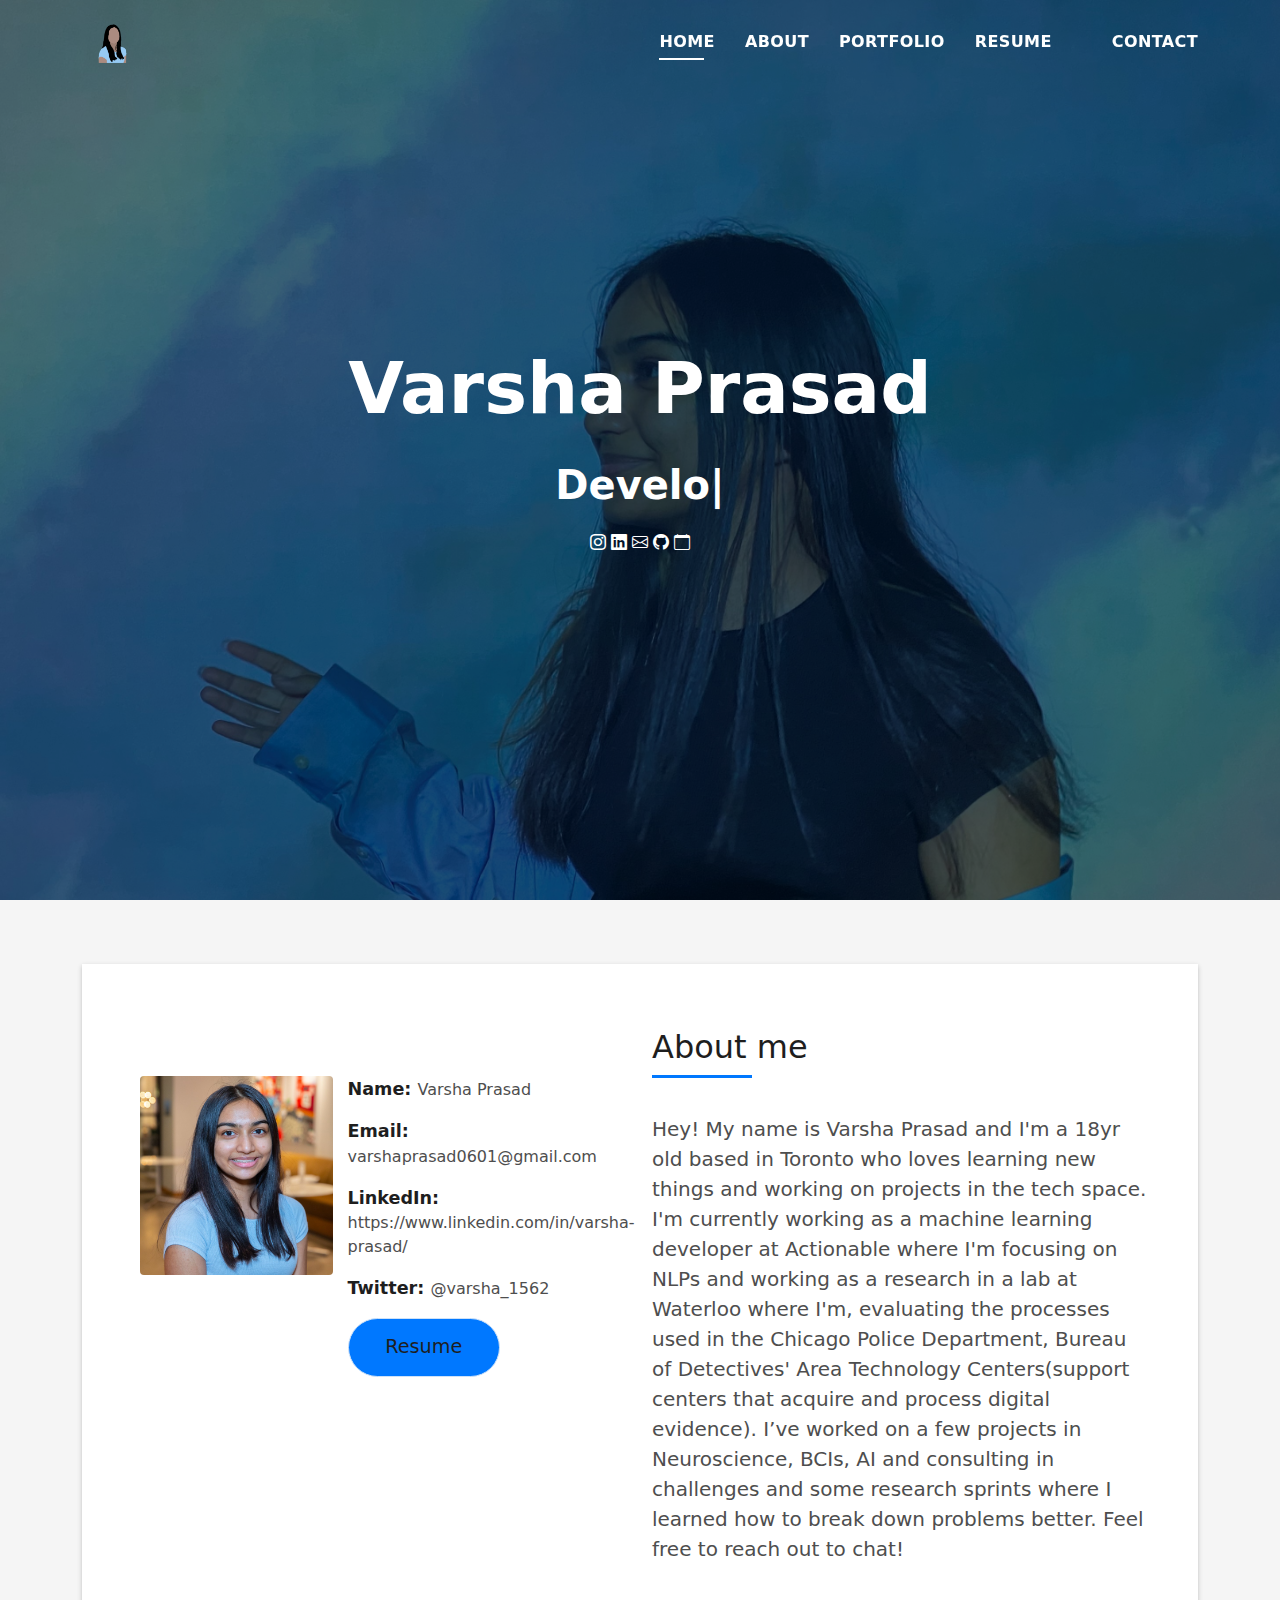
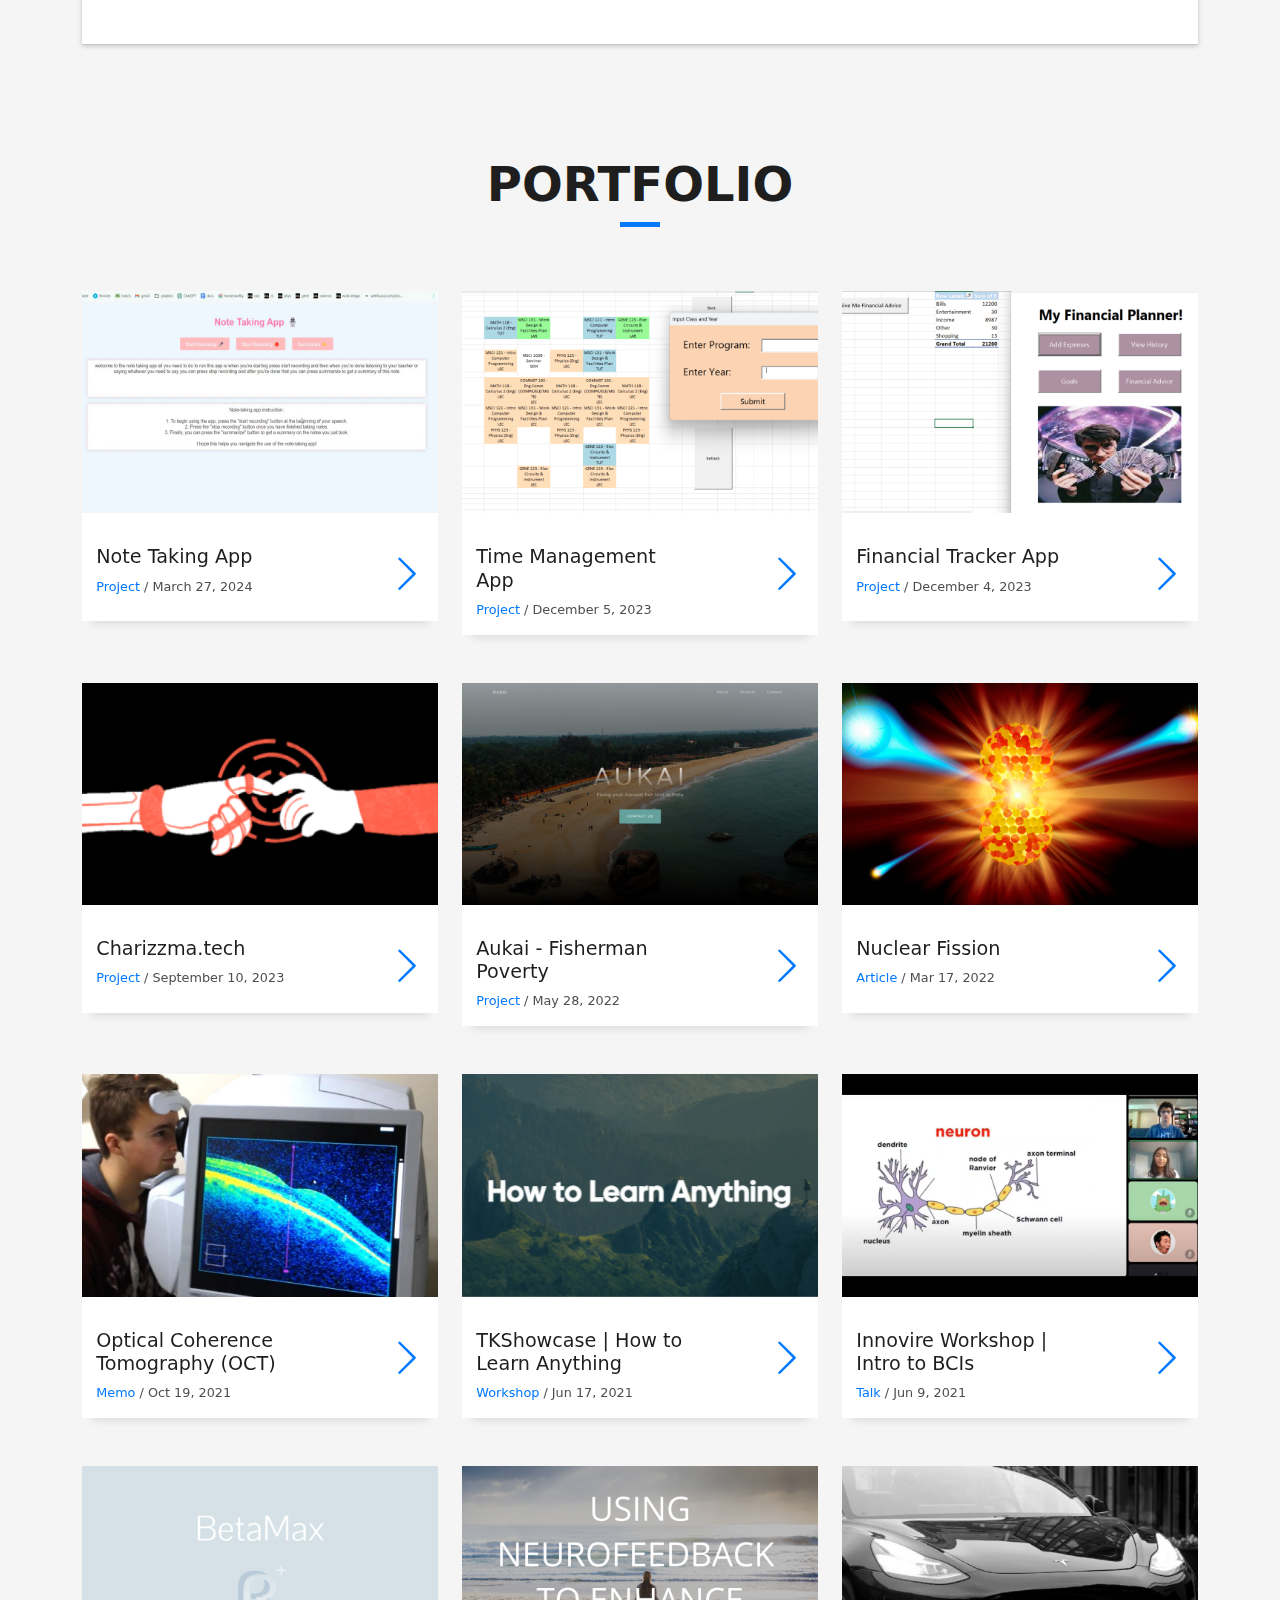
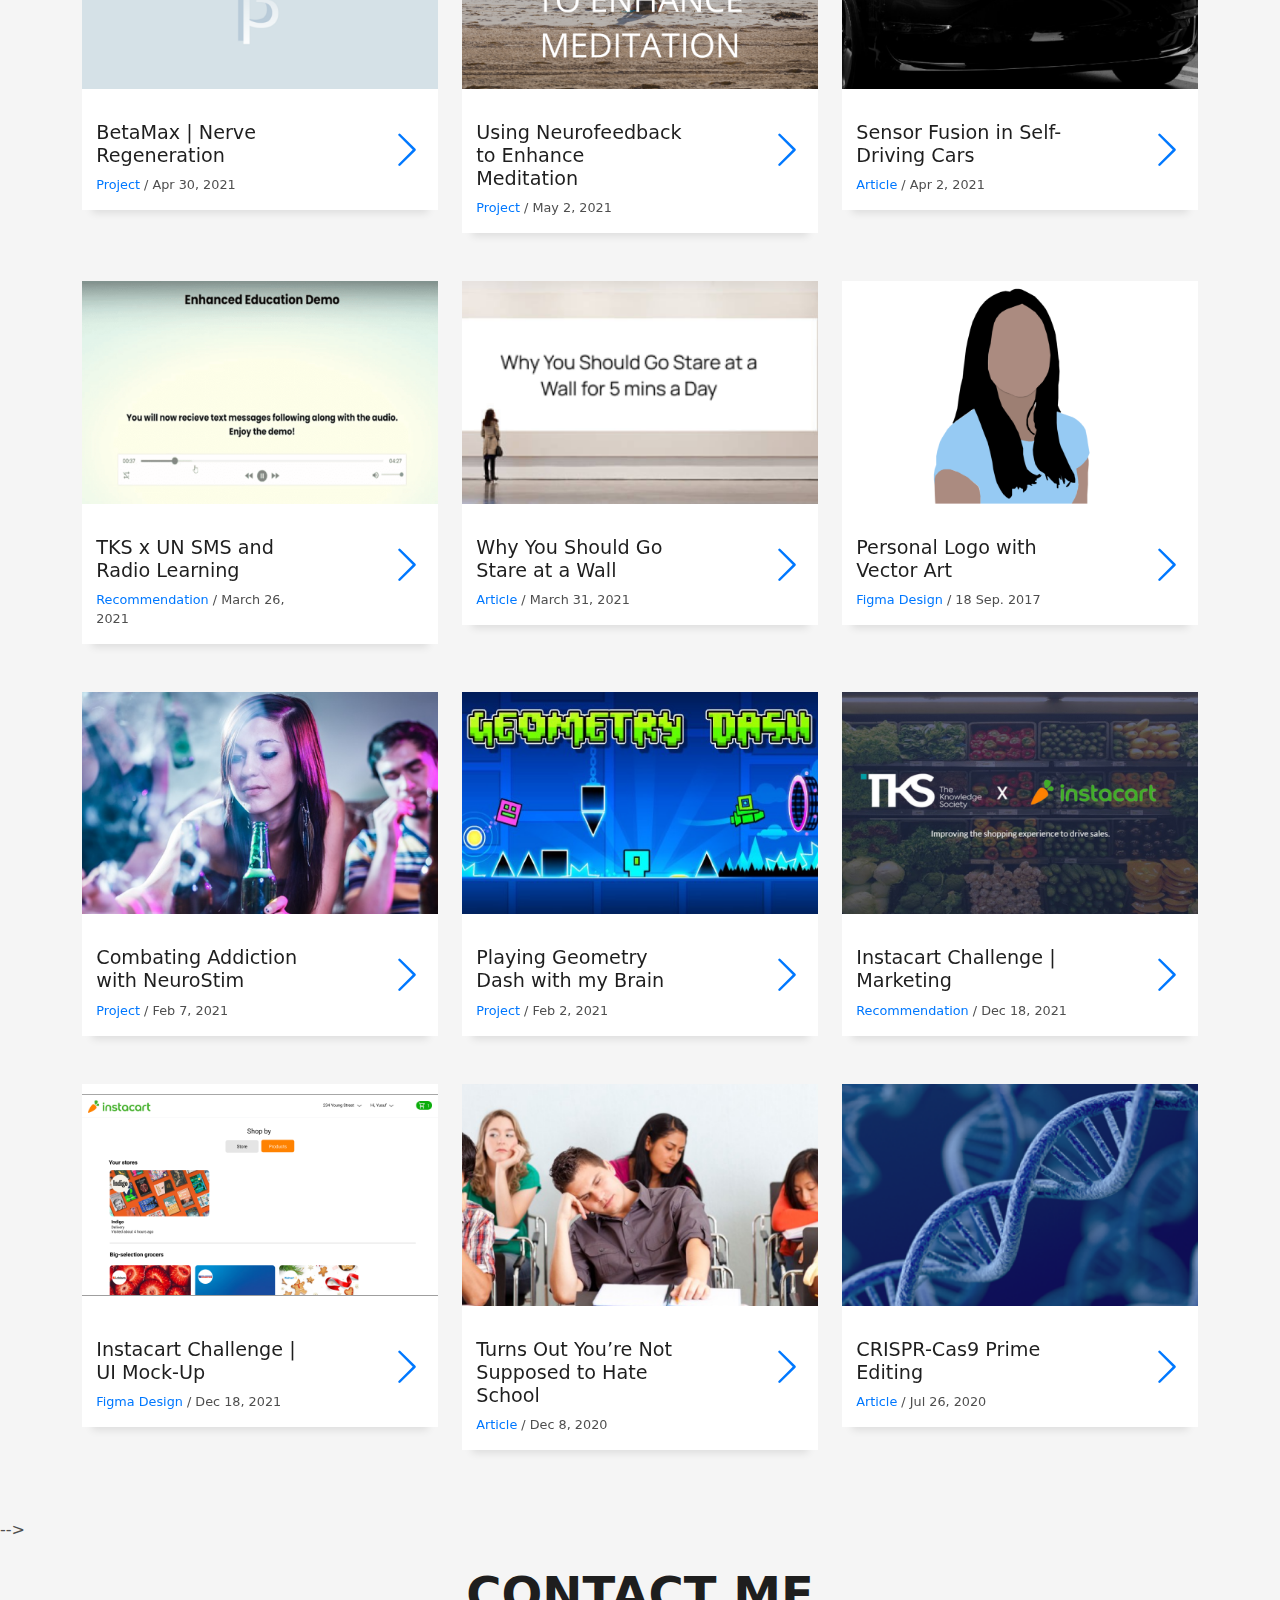
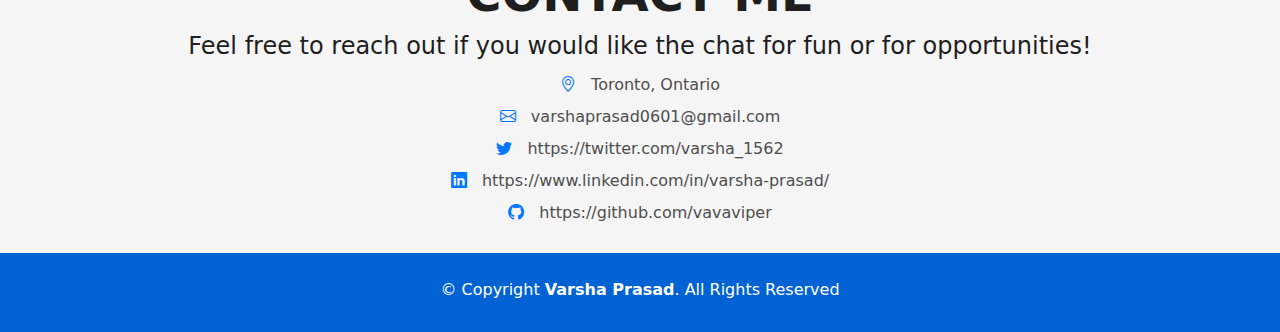
<file: index.html>
<!DOCTYPE html>
<html lang="en">

<head>
  <meta charset="utf-8">
  <meta content="width=device-width, initial-scale=1.0" name="viewport">

  <title>Varsha Prasad</title>
  <meta content="" name="description">
  <meta content="" name="keywords">

  <!-- Favicons -->
  <link href="assets/img/header- icon.png" rel="icon">
  <link href="assets/img/header- icon.png" rel="apple-touch-icon">

  <!-- Font-Awesome -->
  <link href="assets/font-awesome/css/font-awesome.min.css" rel="stylesheet">
  <link rel="stylesheet" href="https://cdnjs.cloudflare.com/ajax/libs/font-awesome/4.7.0/css/font-awesome.min.css">


  <!-- Vendor CSS Files -->
  <link href="assets/vendor/bootstrap/css/bootstrap.min.css" rel="stylesheet">
  <link href="assets/vendor/bootstrap-icons/bootstrap-icons.css" rel="stylesheet">
  <link href="assets/vendor/glightbox/css/glightbox.min.css" rel="stylesheet">
  <link href="assets/vendor/swiper/swiper-bundle.min.css" rel="stylesheet">

  <!-- Template Main CSS File -->
  <link href="assets/css/style.css" rel="stylesheet">

</head>

<body>

  <!-- ======= Header ======= -->
  <header id="header" class="fixed-top">
    <div class="container d-flex align-items-center justify-content-between">

      <!--<h1 class="logo"><a href="index.html">Varsha</a></h1> -->
      <!-- Uncomment below if you prefer to use an image logo -->
      <a href="index.html" class="logo"><img src="assets/img/wecter.png" alt="" class="img-fluid"></a>

      <nav id="navbar" class="navbar">
        <ul>
          <li><a class="nav-link scrollto active" href="#hero">Home</a></li>
          <li><a class="nav-link scrollto" href="#about">About</a></li>
          <!--<li><a class="nav-link scrollto" href="#services">Services</a></li>-->
          <li><a class="nav-link scrollto " href="#portfolio">Portfolio</a></li>
          <li><a class="nav-link scrollto " target="_blank" href="assets/img/Varsha-Resume-Present.docx.pdf">Resume</a></li>
          <li><a class="nav-link scrollto " target="_blank" href="assets/img/Varsha--Present.docx.pdf"></a></li>
          </li>
          <li><a class="nav-link scrollto" href="#contact">Contact</a></li>
        </ul>
        <i class="bi bi-list mobile-nav-toggle"></i>
      </nav><!-- .navbar -->

    </div>
  </header><!-- End Header -->

  <!-- ======= Hero Section ======= -->
  <div id="hero" class="hero route bg-image" style="background-image: url(assets/img/sideshot.jpg)">
    <div class="overlay-itro"></div>
    <div class="hero-content display-table">
      <div class="table-cell">
        <div class="container">
          <!--<p class="display-6 color-d">Hello, world!</p>-->
          <h1 class="hero-title mb-4">Varsha Prasad</h1>
          <p class="hero-subtitle"><span class="typed" data-typed-items="Developer, Researcher, Student"></span></p>
          <div class='links'>
            <a target='_blank' href="https://www.instagram.com/varsh._.p/"><i class="bi-instagram"></i ></a>
            <a target='_blank' href="https://www.linkedin.com/in/varsha-prasad/"><i class="bi-linkedin"></i></a>
            <a target='_blank' href="mailto:varshaprasad0601@gmail.com"><i class="bi-envelope"></i></a>
            <a target='_blank' href="https://github.com/vavaviper"><i class="bi-github"></i></a>
            <a target='_blank' href="https://calendly.com/varshaprasad/1-1meeting"><i class="bi-calendar"></i></a>
        </div>
          <!-- <p class="pt-3"><a class="btn btn-primary btn js-scroll px-4" href="#about" role="button">Learn More</a></p> -->
        </div>
      </div>
    </div>
  </div><!-- End Hero Section -->

  <main id="main">

    <!-- ======= About Section ======= -->
    <section id="about" class="about-mf sect-pt4 route">
      <div class="container">
        <div class="row">
          <div class="col-sm-12">
            <div class="box-shadow-full">
              <div class="row">
                <div class="col-md-6">
                  <div class="row">
                    <div class="col-sm-6 col-md-5">
                      <div class="about-img">
                        <br>
                        <br>  
                        <img src="assets/img/headshot 1.png" class="img-fluid rounded b-shadow-a" alt="">
                      </div>
                    </div>
                    <div class="col-sm-6 col-md-7">
                      <div class="about-info">
                        <br>  
                        <br>
                        <p><span class="title-s">Name: </span> <span>Varsha Prasad</span></p>
                        <p href="mailto:varshaprasad0601@gmail.com" target="_blank"><span class="title-s">Email: </span> <span>varshaprasad0601@gmail.com</span></p>
                        <p href="https://www.linkedin.com/in/varsha-prasad/" target="_blank"><span class="title-s">LinkedIn: </span> <span>https://www.linkedin.com/in/varsha-prasad/</span></p>
                        <p href="https://twitter.com/varsha_1562" target="_blank"><span class="title-s">Twitter: </span> <span>@varsha_1562</span></p>
                        <button class="button button-a button-big button-rouded"><a href="assets/img/Varsha-Resume-Present.docx.pdf" target="_blank">Resume</a></button>
                      </div>
                    </div>
                  </div><!--
                  <div class="skill-mf">
                    <p class="title-s">Skill</p>
                    <span>HTML</span> <span class="pull-right">85%</span>
                    <div class="progress">
                      <div class="progress-bar" role="progressbar" style="width: 85%;" aria-valuenow="85" aria-valuemin="0" aria-valuemax="100"></div>
                    </div>
                    <span>CSS3</span> <span class="pull-right">75%</span>
                    <div class="progress">
                      <div class="progress-bar" role="progressbar" style="width: 75%" aria-valuenow="75" aria-valuemin="0" aria-valuemax="100"></div>
                    </div>
                    <span>PHP</span> <span class="pull-right">50%</span>
                    <div class="progress">
                      <div class="progress-bar" role="progressbar" style="width: 50%" aria-valuenow="50" aria-valuemin="0" aria-valuemax="100"></div>
                    </div>
                    <span>JAVASCRIPT</span> <span class="pull-right">90%</span>
                    <div class="progress">
                      <div class="progress-bar" role="progressbar" style="width: 90%" aria-valuenow="90" aria-valuemin="0" aria-valuemax="100"></div>
                    </div>
                  </div>-->
                </div>
                <div class="col-md-6">
                  <div class="about-me pt-4 pt-md-0">
                    <div class="title-box-2">
                      <h5 class="title-left">
                        About me
                      </h5>
                    </div>
                    <p class="lead">
Hey! My name is Varsha Prasad and I'm a 18yr old based in Toronto who loves learning new things and working on projects in the tech space. I'm currently working as a machine learning developer at Actionable where I'm focusing on NLPs and working as a research in a lab at Waterloo where I'm, evaluating the processes used in the Chicago Police Department, Bureau of Detectives' Area Technology Centers(support centers that acquire and process digital evidence). I’ve worked on a few projects in Neuroscience, BCIs, AI and consulting in challenges and some research sprints where I learned how to break down problems better. Feel free to reach out to chat!                    </p>
                    
                  </div>
                </div>
              </div>
            </div>
          </div>
        </div>
      </div>
    </section><!-- End About Section -->


    <!-- ======= Portfolio Section ======= -->
    <section id="portfolio" class="portfolio-mf sect-pt4 route">
      <div class="container">
        <div class="row">
          <div class="col-sm-12">
            <div class="title-box text-center">
              <h3 class="title-a">
                Portfolio
              </h3>
              <!--<p class="subtitle-a">
                My work *insert better subtitle*
              </p>-->
              <div class="line-mf"></div>
            </div>
          </div>
        </div>
        <div class="row">
          <div class="col-md-4">
            <div class="work-box">
              <a href="https://youtu.be/Irvqg2ZVw0A" target="_blank" data-gallery="portfolioGallery" >
                <div class="work-img">
                  <img src="assets\img\note-taking-app.png" alt="" class="img-fluid">
                </div>
              </a>
              <div class="work-content">
                <div class="row">
                  <div class="col-sm-8">
                    <h2 class="w-title">Note Taking App</h2>
                    <div class="w-more">
                      <span class="w-ctegory">Project</span> / <span class="w-date">March 27, 2024 </span>
                    </div>
                  </div>
                  <div class="col-sm-4">
                    <div class="w-like">
                      <a href="https://youtu.be/Irvqg2ZVw0A" target="_blank"> <span class="bi bi-chevron-right"></span></a>
                    </div>
                  </div>
                </div>
              </div>
            </div>
          </div>
          <div class="col-md-4">
            <div class="work-box">
              <a href="https://docs.google.com/document/d/1_gP9vQDHRbfK1W3aeQkQB-PPmjEVBVIKesETNPsLaqI/edit?usp=sharing" target="_blank" data-gallery="portfolioGallery" >
                <div class="work-img">
                  <img src="assets\img\time-management.png" alt="" class="img-fluid">
                </div>
              </a>
              <div class="work-content">
                <div class="row">
                  <div class="col-sm-8">
                    <h2 class="w-title">Time Management App</h2>
                    <div class="w-more">
                      <span class="w-ctegory">Project</span> / <span class="w-date">December 5, 2023 </span>
                    </div>
                  </div>
                  <div class="col-sm-4">
                    <div class="w-like">
                      <a href="https://docs.google.com/document/d/1_gP9vQDHRbfK1W3aeQkQB-PPmjEVBVIKesETNPsLaqI/edit?usp=sharing" target="_blank"> <span class="bi bi-chevron-right"></span></a>
                    </div>
                  </div>
                </div>
              </div>
            </div>
          </div>
          <div class="col-md-4">
            <div class="work-box">
              <a href="https://youtu.be/lH-CXo2lj_E" target="_blank" data-gallery="portfolioGallery" >
                <div class="work-img">
                  <img src="assets\img\financial-tracker.png" alt="" class="img-fluid">
                </div>
              </a>
              <div class="work-content">
                <div class="row">
                  <div class="col-sm-8">
                    <h2 class="w-title">Financial Tracker App</h2>
                    <div class="w-more">
                      <span class="w-ctegory">Project</span> / <span class="w-date">December 4, 2023 </span>
                    </div>
                  </div>
                  <div class="col-sm-4">
                    <div class="w-like">
                      <a href="https://youtu.be/lH-CXo2lj_E" target="_blank"> <span class="bi bi-chevron-right"></span></a>
                    </div>
                  </div>
                </div>
              </div>
            </div>
          </div>
          <div class="col-md-4">
            <div class="work-box">
              <a href="https://youtu.be/bnFIFPO905I" target="_blank" data-gallery="portfolioGallery" >
                <div class="work-img">
                  <img src="assets\img\charizzma.png" alt="" class="img-fluid">
                </div>
              </a>
              <div class="work-content">
                <div class="row">
                  <div class="col-sm-8">
                    <h2 class="w-title">Charizzma.tech</h2>
                    <div class="w-more">
                      <span class="w-ctegory">Project</span> / <span class="w-date">September 10, 2023 </span>
                    </div>
                  </div>
                  <div class="col-sm-4">
                    <div class="w-like">
                      <a href="https://youtu.be/bnFIFPO905I" target="_blank"> <span class="bi bi-chevron-right"></span></a>
                    </div>
                  </div>
                </div>
              </div>
            </div>
          </div>
          <div class="col-md-4">
            <div class="work-box">
              <a href="https://aukai.vercel.app/" target="_blank" data-gallery="portfolioGallery" >
                <div class="work-img">
                  <img src="assets/img/Aukai.png" alt="" class="img-fluid">
                </div>
              </a>
              <div class="work-content">
                <div class="row">
                  <div class="col-sm-8">
                    <h2 class="w-title">Aukai - Fisherman Poverty</h2>
                    <div class="w-more">
                      <span class="w-ctegory">Project</span> / <span class="w-date">May 28, 2022 </span>
                    </div>
                  </div>
                  <div class="col-sm-4">
                    <div class="w-like">
                      <a href="https://aukai.vercel.app/" target="_blank"> <span class="bi bi-chevron-right"></span></a>
                    </div>
                  </div>
                </div>
              </div>
            </div>
          </div>
          <div class="col-md-4">
            <div class="work-box">
              <a href="https://varshaprasad0601.medium.com/why-nuclear-energy-is-safe-and-how-it-works-12174fe21df5" target="_blank" data-gallery="portfolioGallery" >
                <div class="work-img">
                  <img src="assets/img/Nuclear Fission.jpg" alt="" class="img-fluid">
                </div>
              </a>
              <div class="work-content">
                <div class="row">
                  <div class="col-sm-8">
                    <h2 class="w-title">Nuclear Fission</h2>
                    <div class="w-more">
                      <span class="w-ctegory">Article</span> / <span class="w-date">Mar 17, 2022 </span>
                    </div>
                  </div>
                  <div class="col-sm-4">
                    <div class="w-like">
                      <a href="https://varshaprasad0601.medium.com/why-nuclear-energy-is-safe-and-how-it-works-12174fe21df5" target="_blank"> <span class="bi bi-chevron-right"></span></a>
                    </div>
                  </div>
                </div>
              </div>
            </div>
          </div>
          <div class="col-md-4">
            <div class="work-box">
              <a href="https://docs.google.com/document/d/1xncDYtM28Eze5oc988IdrP9UuRjBEa-trhL3bZWH2mo/edit?usp=sharing" target="_blank" data-gallery="portfolioGallery">
                <div class="work-img">
                  <img src="assets/img/OCT.png" alt="" class="img-fluid">
                </div>
              </a>
              <div class="work-content">
                <div class="row">
                  <div class="col-sm-8">
                    <h2 class="w-title">Optical Coherence Tomography (OCT)</h2>
                    <div class="w-more">
                      <span class="w-ctegory">Memo</span> / <span class="w-date">Oct 19, 2021</span>
                    </div>
                  </div>
                  <div class="col-sm-4">
                    <div class="w-like">
                      <a href="https://docs.google.com/document/d/1xncDYtM28Eze5oc988IdrP9UuRjBEa-trhL3bZWH2mo/edit?usp=sharing" target="_blank"> <span class="bi bi-chevron-right"></span></a>
                    </div>
                  </div>
                </div>
              </div>
            </div>
          </div>
          <div class="col-md-4">
            <div class="work-box">
              <a href="https://www.youtube.com/watch?v=W4Gbv0lF_Xs" target="_blank" data-gallery="portfolioGallery">
                <div class="work-img">
                  <img src="assets/img/How to Learn Anything 1.png" alt="" class="img-fluid">
                </div>
              </a>
              <div class="work-content">
                <div class="row">
                  <div class="col-sm-8">
                    <h2 class="w-title">TKShowcase | How to Learn Anything</h2>
                    <div class="w-more">
                      <span class="w-ctegory">Workshop</span> / <span class="w-date">Jun 17, 2021</span>
                    </div>
                  </div>
                  <div class="col-sm-4">
                    <div class="w-like">
                      <a href="https://www.youtube.com/watch?v=W4Gbv0lF_Xs" target="_blank"> <span class="bi bi-chevron-right"></span></a>
                    </div>
                  </div>
                </div>
              </div>
            </div>
          </div>
          <div class="col-md-4">
            <div class="work-box">
              <a href="https://youtu.be/TYFEG-CAWZ8" target="_blank" data-gallery="portfolioGallery" >
                <div class="work-img">
                  <img src="assets/img/innovoire.png" alt="" class="img-fluid">
                </div>
              </a>
              <div class="work-content">
                <div class="row">
                  <div class="col-sm-8">
                    <h2 class="w-title">Innovire Workshop | Intro to BCIs</h2>
                    <div class="w-more">
                      <span class="w-ctegory">Talk</span> / <span class="w-date">Jun 9, 2021</span>
                    </div>
                  </div>
                  <div class="col-sm-4">
                    <div class="w-like">
                      <a href="https://youtu.be/TYFEG-CAWZ8" target="_blank"> <span class="bi bi-chevron-right"></span></a>
                    </div>
                  </div>
                </div>
              </div>
            </div>
          </div>
          <div class="col-md-4">
            <div class="work-box">
              <a href="https://www.betamax.tech/" target="_blank" data-gallery="portfolioGallery" >
                <div class="work-img">
                  <img src="assets/img/betamax.png" alt="" class="img-fluid">
                </div>
              </a>
              <div class="work-content">
                <div class="row">
                  <div class="col-sm-8">
                    <h2 class="w-title">BetaMax | Nerve Regeneration </h2>
                    <div class="w-more">
                      <span class="w-ctegory">Project</span> / <span class="w-date">Apr 30, 2021</span>
                    </div>
                  </div>
                  <div class="col-sm-4">
                    <div class="w-like">
                      <a href="https://www.betamax.tech/" target="_blank"> <span class="bi bi-chevron-right"></span></a>
                    </div>
                  </div>
                </div>
              </div>
            </div>
          </div>
          <div class="col-md-4">
            <div class="work-box">
              <a href="https://varshaprasad.notion.site/Creating-a-Neurofeedback-App-to-Enhance-Meditation-76d121cc32d643e986c4518c7ccee553" target="_blank" data-gallery="portfolioGallery" >
                <div class="work-img">
                  <img src="assets/img/meditation.png" alt="" class="img-fluid">
                </div>
              </a>
              <div class="work-content">
                <div class="row">
                  <div class="col-sm-8">
                    <h2 class="w-title">Using Neurofeedback to Enhance Meditation</h2>
                    <div class="w-more">
                      <span class="w-ctegory">Project</span> / <span class="w-date">May 2, 2021</span>
                    </div>
                  </div>
                  <div class="col-sm-4">
                    <div class="w-like">
                      <a href="https://varshaprasad.notion.site/Creating-a-Neurofeedback-App-to-Enhance-Meditation-76d121cc32d643e986c4518c7ccee553" target="_blank"> <span class="bi bi-chevron-right"></span></a>
                    </div>
                  </div>
                </div>
              </div>
            </div>
          </div>
          <div class="col-md-4">
            <div class="work-box">
              <a href="https://varshaprasad0601.medium.com/sensor-fusion-and-autonomous-systems-64268dac2c60" target="_blank" data-gallery="portfolioGallery" >
                <div class="work-img">
                  <img src="assets/img/sensor fusion.png" alt="" class="img-fluid">
                </div>
              </a>
              <div class="work-content">
                <div class="row">
                  <div class="col-sm-8">
                    <h2 class="w-title">Sensor Fusion in Self-Driving Cars</h2>
                    <div class="w-more">
                      <span class="w-ctegory">Article</span> / <span class="w-date">Apr 2, 2021</span>
                    </div>
                  </div>
                  <div class="col-sm-4">
                    <div class="w-like">
                      <a href="https://varshaprasad0601.medium.com/sensor-fusion-and-autonomous-systems-64268dac2c60" target="_blank"> <span class="bi bi-chevron-right"></span></a>
                    </div>
                  </div>
                </div>
              </div>
            </div>
          </div>
          <div class="col-md-4">
            <div class="work-box">
              <a href="https://docs.google.com/presentation/d/1oJeuPcg7PtvWVsUBAbe5-5X0JfHIRyPciVxjKAyCOtM/edit?usp=sharing" target="_blank" data-gallery="portfolioGallery" >
                <div class="work-img">
                  <img src="assets/img/sms learning.png" alt="" class="img-fluid">
                </div>
              </a>
              <div class="work-content">
                <div class="row">
                  <div class="col-sm-8">
                    <h2 class="w-title">TKS x UN SMS and Radio Learning </h2>
                    <div class="w-more">
                      <span class="w-ctegory">Recommendation</span> / <span class="w-date">March 26, 2021</span>
                    </div>
                  </div>
                  <div class="col-sm-4">
                    <div class="w-like">
                      <a href="https://docs.google.com/presentation/d/1oJeuPcg7PtvWVsUBAbe5-5X0JfHIRyPciVxjKAyCOtM/edit?usp=sharing" target="_blank"> <span class="bi bi-chevron-right"></span></a>
                    </div>
                  </div>
                </div>
              </div>
            </div>
          </div>
          <div class="col-md-4">
            <div class="work-box">
              <a href="https://varshaprasad0601.medium.com/why-you-should-go-stare-at-a-wall-for-5-mins-a-day-52e075fd1c33" target="_blank" data-gallery="portfolioGallery" >
                <div class="work-img">
                  <img src="assets/img/Why You Should Go Stare at a Wall for 5 mins a Day.png" alt="" class="img-fluid">
                </div>
              </a>
              <div class="work-content">
                <div class="row">
                  <div class="col-sm-8">
                    <h2 class="w-title">Why You Should Go Stare at a Wall</h2>
                    <div class="w-more">
                      <span class="w-ctegory">Article</span> / <span class="w-date">March 31, 2021</span>
                    </div>
                  </div>
                  <div class="col-sm-4">
                    <div class="w-like">
                      <a href="https://varshaprasad0601.medium.com/why-you-should-go-stare-at-a-wall-for-5-mins-a-day-52e075fd1c33" target="_blank"> <span class="bi bi-chevron-right"></span></a>
                    </div>
                  </div>
                </div>
              </div>
            </div>
          </div>
          <div class="col-md-4">
            <div class="work-box">
              <a href="assets/img/wecter.png" target="_blank" data-gallery="portfolioGallery" >
                <div class="work-img">
                  <img src="assets/img/wecter.png" alt="" class="img-fluid">
                </div>
              </a>
              <div class="work-content">
                <div class="row">
                  <div class="col-sm-8">
                    <h2 class="w-title">Personal Logo with Vector Art</h2>
                    <div class="w-more">
                      <span class="w-ctegory">Figma Design</span> / <span class="w-date">18 Sep. 2017</span>
                    </div>
                  </div>
                  <div class="col-sm-4">
                    <div class="w-like">
                      <a href="assets/img/wecter.png" target="_blank"> <span class="bi bi-chevron-right"></span></a>
                    </div>
                  </div>
                </div>
              </div>
            </div>
          </div>
          <div class="col-md-4">
            <div class="work-box">
              <a href="https://varshaprasad.notion.site/Temporal-Interference-for-Addiction-f395323eb9b94391932edd15174d8a2b" target="_blank" data-gallery="portfolioGallery" >
                <div class="work-img">
                  <img src="assets/img/TI.png" alt="" class="img-fluid">
                </div>
              </a>
              <div class="work-content">
                <div class="row">
                  <div class="col-sm-8">
                    <h2 class="w-title">Combating Addiction with NeuroStim</h2>
                    <div class="w-more">  
                      <span class="w-ctegory">Project</span> / <span class="w-date">Feb 7, 2021</span>
                    </div>
                  </div>
                  <div class="col-sm-4">
                    <div class="w-like">
                      <a href="https://varshaprasad.notion.site/Temporal-Interference-for-Addiction-f395323eb9b94391932edd15174d8a2b" target="_blank"> <span class="bi bi-chevron-right"></span></a>
                    </div>
                  </div>
                </div>
              </div>
            </div>
          </div>
          <div class="col-md-4">
            <div class="work-box">
              <a href="https://varshaprasad.notion.site/Playing-Geometry-Dash-with-my-Brain-578582d23a3642fdaffb5b0b5d0e14ac" target="_blank" data-gallery="portfolioGallery" >
                <div class="work-img">
                  <img src="assets/img/geometrydash 1.png" alt="" class="img-fluid">
                </div>
              </a>
              <div class="work-content">
                <div class="row">
                  <div class="col-sm-8">
                    <h2 class="w-title">Playing Geometry Dash with my Brain</h2>
                    <div class="w-more">
                      <span class="w-ctegory">Project</span> / <span class="w-date">Feb 2, 2021</span>
                    </div>
                  </div>
                  <div class="col-sm-4">
                    <div class="w-like">
                      <a href="https://varshaprasad.notion.site/Playing-Geometry-Dash-with-my-Brain-578582d23a3642fdaffb5b0b5d0e14ac" target="_blank"> <span class="bi bi-chevron-right"></span></a>
                    </div>
                  </div>
                </div>
              </div>
            </div>
          </div>
          <div class="col-md-4">
            <div class="work-box">
              <a href="https://firebasestorage.googleapis.com/v0/b/tks-life-prod.appspot.com/o/items%2Fvarsha.prasad%2FInstacart%20google%20slides%20(good%20copy).pdf?alt=media&token=9ecb1776-15bf-46ae-b33e-60cea34546cb" target="_blank" data-gallery="portfolioGallery" >
                <div class="work-img">
                  <img src="assets/img/instacart.png" alt="" class="img-fluid">
                </div>
              </a>
              <div class="work-content">
                <div class="row">
                  <div class="col-sm-8">
                    <h2 class="w-title">Instacart Challenge | Marketing</h2>
                    <div class="w-more">
                      <span class="w-ctegory">Recommendation</span> / <span class="w-date">Dec 18, 2021</span>
                    </div>
                  </div>
                  <div class="col-sm-4">
                    <div class="w-like">
                      <a href="https://firebasestorage.googleapis.com/v0/b/tks-life-prod.appspot.com/o/items%2Fvarsha.prasad%2FInstacart%20google%20slides%20(good%20copy).pdf?alt=media&token=9ecb1776-15bf-46ae-b33e-60cea34546cb" target="_blank"> <span class="bi bi-chevron-right"></span></a>
                    </div>
                  </div>
                </div>
              </div>
            </div>
          </div>
          <div class="col-md-4">
            <div class="work-box">
              <a href="https://www.figma.com/proto/dCMLzWJrcqdUXJC4pxwhMu/Product-Check?node-id=1%3A3&starting-point-node-id=1%3A3" target="_blank" data-gallery="portfolioGallery" >
                <div class="work-img">
                  <img src="assets/img/instacart design.png" alt="" class="img-fluid">
                </div>
              </a>
              <div class="work-content">
                <div class="row">
                  <div class="col-sm-8">
                    <h2 class="w-title">Instacart Challenge | UI Mock-Up</h2>
                    <div class="w-more">
                      <span class="w-ctegory">Figma Design</span> / <span class="w-date">Dec 18, 2021</span>
                    </div>
                  </div>
                  <div class="col-sm-4">
                    <div class="w-like">
                      <a href="https://www.figma.com/proto/dCMLzWJrcqdUXJC4pxwhMu/Product-Check?node-id=1%3A3&starting-point-node-id=1%3A3" target="_blank"> <span class="bi bi-chevron-right"></span></a>
                    </div>
                  </div>
                </div>
              </div>
            </div>
          </div>
          <div class="col-md-4">
            <div class="work-box">
              <a href="https://varshaprasad0601.medium.com/turns-out-youre-not-supposed-to-hate-school-c232344d3168" target="_blank" data-gallery="portfolioGallery" >
                <div class="work-img">
                  <img src="assets/img/education.png" alt="" class="img-fluid">
                </div>
              </a>
              <div class="work-content">
                <div class="row">
                  <div class="col-sm-8">
                    <h2 class="w-title">Turns Out You’re Not Supposed to Hate School</h2>
                    <div class="w-more">
                      <span class="w-ctegory">Article</span> / <span class="w-date">Dec 8, 2020</span>
                    </div>
                  </div>
                  <div class="col-sm-4">
                    <div class="w-like">
                      <a href="https://varshaprasad0601.medium.com/turns-out-youre-not-supposed-to-hate-school-c232344d3168" target="_blank"> <span class="bi bi-chevron-right"></span></a>
                    </div>
                  </div>
                </div>
              </div>
            </div>
          </div>
          <div class="col-md-4">
            <div class="work-box">
              <a href="https://varshaprasad0601.medium.com/prime-editing-61d5ac4d0027" target="_blank" data-gallery="portfolioGallery" >
                <div class="work-img">
                  <img src="assets/img/prime editing.png" alt="" class="img-fluid">
                </div>
              </a>
              <div class="work-content">
                <div class="row">
                  <div class="col-sm-8">
                    <h2 class="w-title">CRISPR-Cas9 Prime Editing</h2>
                    <div class="w-more">
                      <span class="w-ctegory">Article</span> / <span class="w-date">Jul 26, 2020</span>
                    </div>
                  </div>
                  <div class="col-sm-4">
                    <div class="w-like">
                      <a href="https://varshaprasad0601.medium.com/prime-editing-61d5ac4d0027" target="_blank"> <span class="bi bi-chevron-right"></span></a>
                    </div>
                  </div>
                </div>
              </div>
            </div>
          </div>

        </div>
      </div>
    </section><!-- End Portfolio Section -->

    <!-- ======= Testimonials Section ======= 
    <div class="testimonials paralax-mf bg-image" style="background-image: url(assets/img/overlay-bg.jpg)">
      <div class="overlay-mf"></div>
      <div class="container">
        <div class="row">
          <div class="col-md-12">

            <div class="testimonials-slider swiper" data-aos="fade-up" data-aos-delay="100">
              <div class="swiper-wrapper">

                <div class="swiper-slide">
                  <div class="testimonial-box">
                    <div class="author-test">
                      <img src="assets/img/testimonial-2.jpg" alt="" class="rounded-circle b-shadow-a">
                      <span class="author">Xavi Alonso</span>
                    </div>
                    <div class="content-test">
                      <p class="description lead">
                        Curabitur arcu erat, accumsan id imperdiet et, porttitor at sem. Lorem ipsum dolor sit amet,
                        consectetur adipiscing elit.
                      </p>
                    </div>
                  </div>
                </div> End testimonial item 

                <div class="swiper-slide">
                  <div class="testimonial-box">
                    <div class="author-test">
                      <img src="assets/img/testimonial-4.jpg" alt="" class="rounded-circle b-shadow-a">
                      <span class="author">Marta Socrate</span>
                    </div>
                    <div class="content-test">
                      <p class="description lead">
                        Curabitur arcu erat, accumsan id imperdiet et, porttitor at sem. Lorem ipsum dolor sit amet,
                        consectetur adipiscing elit.
                      </p>
                    </div>
                  </div>
                </div>End testimonial item -->
              </div>
              <div class="swiper-pagination"></div>
            </div>

            <!-- <div id="testimonial-mf" class="owl-carousel owl-theme">
          
        </div> -->
          </div>
        </div>
      </div>
    </div><!-- End Testimonials Section -->

    <!-- ======= Blog Section ======= 
    <section id="newsletter" class="blog-mf sect-pt4 route">
      <div class="container">
        <div class="row">
          <div class="col-sm-12">
            <div class="title-box text-center">
              <h3 class="title-a">
                Newsletter
              </h3>
              <p class="subtitle-a">
                <a href="https://www.subscribepage.com/varsha" target="_blank"><strong>Subscribe</strong></a> to my bi-monthly newsletter to keep up with my work! 
              </p>
              <button class="button button-a button-big button-rouded"><a href="https://www.subscribepage.com/varsha" target="_blank">Subscribe</a></button>
              
            </div>
          </div>
        </div>
        <div class="row">
          <div class="col-md-4">
            <div class="card card-blog">
              <div class="card-img">
                <a href="https://preview.mailerlite.com/h9h6l9q3h8" target="_blank"><img src="assets/img/Feb 2022 Website.png" alt="" class="img-fluid"></a>
              </div>
              <div class="card-body">
                <div class="card-category-box">
                  <div class="card-category">
                    <h6 class="category">February</h6>
                  </div>
                </div>
                <h3 class="card-title"><a href="https://preview.mailerlite.com/h9h6l9q3h8" target="_blank">New Year :), ERP studies and Becoming by Michelle Obama</a></h3>
              </div>
            </div>
          </div>
          <div class="col-md-4">
            <div class="card card-blog">
              <div class="card-img">
                <a href="https://preview.mailerlite.com/h9h6l9q3h8" target="_blank"><img src="assets/img/Nov 2022 Website.png" alt="" class="img-fluid"></a>
              </div>
              <div class="card-body">
                <div class="card-category-box">
                  <div class="card-category">
                    <h6 class="category">November</h6>
                  </div>
                </div>
                <h3 class="card-title"><a href="https://preview.mailerlite.com/h9h6l9q3h8" target="_blank">Learning EEGLAB, Presenting Lit Review and #buildinpublic!
                </a></h3>
              </div>
            </div>
          </div>
          <div class="col-md-4">
            <div class="card card-blog">
              <div class="card-img">
                <a href="https://preview.mailerlite.com/h9h6l9q3h8" target="_blank"><img src="assets/img/Oct 2022 Website.png" alt="" class="img-fluid"></a>
              </div>
              <div class="card-body">
                <div class="card-category-box">
                  <div class="card-category">
                    <h6 class="category">October</h6>
                  </div>
                </div>
                <h3 class="card-title"><a href="https://preview.mailerlite.com/h9h6l9q3h8" target="_blank">Better Neuroimaging, Getting Deeper into Neuroscience and Halloween!
                </a></h3>
              </div>
            </div>
          </div>
      </div>
    </section><!-- End Blog Section --> -->

    <!-- ======= Contact Section ======= 
    <section id="contact" class="paralax-mf footer-paralax bg-image sect-mt4 route" style="background-image: url(assets/img/overlay-bg.jpg)">
      <div class="overlay-mf"></div>
      <div class="container">
        <div class="row">
          <div class="col-sm-12">
            <div class="contact-mf">
              <div id="contact" class="box-shadow-full">
                <div class="row">
                  <div class="col-md-6">
                    <div class="title-box-2">
                      <h5 class="title-left">
                        Send Message Us
                      </h5>
                    </div>
                    <div>
                      <form action="forms/contact.php" method="post" role="form" class="php-email-form">
                        <div class="row">
                          <div class="col-md-12 mb-3">
                            <div class="form-group">
                              <input type="text" name="name" class="form-control" id="name" placeholder="Your Name" required>
                            </div>
                          </div>
                          <div class="col-md-12 mb-3">
                            <div class="form-group">
                              <input type="email" class="form-control" name="email" id="email" placeholder="Your Email" required>
                            </div>
                          </div>
                          <div class="col-md-12 mb-3">
                            <div class="form-group">
                              <input type="text" class="form-control" name="subject" id="subject" placeholder="Subject" required>
                            </div>
                          </div>
                          <div class="col-md-12">
                            <div class="form-group">
                              <textarea class="form-control" name="message" rows="5" placeholder="Message" required></textarea>
                            </div>
                          </div>
                          <div class="col-md-12 text-center my-3">
                            <div class="loading">Loading</div>
                            <div class="error-message"></div>
                            <div class="sent-message">Your message has been sent. Thank you!</div>
                          </div>
                          <div class="col-md-12 text-center">
                            <button type="submit" class="button button-a button-big button-rouded">Send Message</button>
                          </div>
                        </div>
                      </form>
                    </div>
                  </div>
                  <div class="col-md-6">
                    <div class="title-box-2 pt-4 pt-md-0">
                      <h5 class="title-left">
                        Get in Touch
                      </h5>
                    </div>
                    <div class="more-info">
                      <p class="lead">
                        Feel free to reach out to be for any questions
                      </p>
                      <ul class="list-ico">
                        <li><span class="bi bi-geo-alt"></span> Toronto, Ontario</li>
                        <li><span class="bi bi-envelope"></span> varshaprasad0601@gmail.com</li>
                      </ul>
                    </div>
                    <div class="socials">
                      <ul>
                        <li><a href="https://github.com/vavaviper" target="_blank"><span class="ico-circle"><i class="fa fa-github"></i></span></a></li>
                        <li><a href="https://www.instagram.com/varsh._.p/" target="_blank"><span class="ico-circle"><i class="bi bi-instagram"></i></span></a></li>
                        <li><a href="https://twitter.com/varsha_1562" target="_blank"><span class="ico-circle"><i class="bi bi-twitter"></i></span></a></li>
                        <li><a href="https://www.linkedin.com/in/varsha-prasad/" target="_blank"><span class="ico-circle"><i class="bi bi-linkedin"></i></span></a></li>
                      </ul>
                    </div>
                  </div>
                </div>
              </div>
            </div>
          </div>
        </div>
      </div>
    </section> End Contact Section 
    <div class="socials">
      <ul>
        <li><a href="https://github.com/vavaviper" target="_blank"><span class="ico-circle"><i class="fa fa-github"></i></span></a></li>
        <li><a href="https://www.instagram.com/varsh._.p/" target="_blank"><span class="ico-circle"><i class="bi bi-instagram"></i></span></a></li>
        <li><a href="https://twitter.com/varsha_1562" target="_blank"><span class="ico-circle"><i class="bi bi-twitter"></i></span></a></li>
        <li><a href="https://www.linkedin.com/in/varsha-prasad/" target="_blank"><span class="ico-circle"><i class="bi bi-linkedin"></i></span></a></li>
      </ul>
    </div>
  </main> End #main -->
  <div class="socials" id="contact" style="text-align: center;">
    <h1 class="title-a">Contact Me</h1>
    <h4>Feel free to reach out if you would like the chat for fun or for opportunities!</h4>
    <ul class="list-ico">
      <li><span class="bi bi-geo-alt"></span> Toronto, Ontario</li>
      <br>
      <li><span class="bi bi-envelope"></span> varshaprasad0601@gmail.com</li>
      <br>
      <li><span class="bi bi-twitter"></span> https://twitter.com/varsha_1562</li>
      <br>
      <li><span class="bi bi-linkedin"></span> https://www.linkedin.com/in/varsha-prasad/</li>
      <br>
      <li><span class="bi bi-github" href="https://github.com/vavaviper" target="_blank"></span> https://github.com/vavaviper</li>
    </ul>
  </div>

  <!-- ======= Footer ======= -->
  <footer>
    <div class="container"  >
      <div class="row">
        <div class="col-sm-12">
          <div class="copyright-box">
            <p class="copyright">&copy; Copyright <strong>Varsha Prasad</strong>. All Rights Reserved</p>
            <div class="credits">
              <!--
              All the links in the footer should remain intact.
              You can delete the links only if you purchased the pro version.
              Licensing information: https://bootstrapmade.com/license/
              Purchase the pro version with working PHP/AJAX contact form: https://bootstrapmade.com/buy/?theme=DevFolio
            -->
            </div>
          </div>
        </div>
      </div>
    </div>
  </footer><!-- End  Footer -->

  <div id="preloader"></div>
  <a href="#" class="back-to-top d-flex align-items-center justify-content-center"><i class="bi bi-arrow-up-short"></i></a>

  <!-- Vendor JS Files -->
  <script src="assets/vendor/purecounter/purecounter.js"></script>
  <script src="assets/vendor/bootstrap/js/bootstrap.bundle.min.js"></script>
  <script src="assets/vendor/glightbox/js/glightbox.min.js"></script>
  <script src="assets/vendor/swiper/swiper-bundle.min.js"></script>
  <script src="assets/vendor/typed.js/typed.min.js"></script>
  <script src="assets/vendor/php-email-form/validate.js"></script>

  <!-- Template Main JS File -->
  <script src="assets/js/main.js"></script>

</body>

</html>
</file>
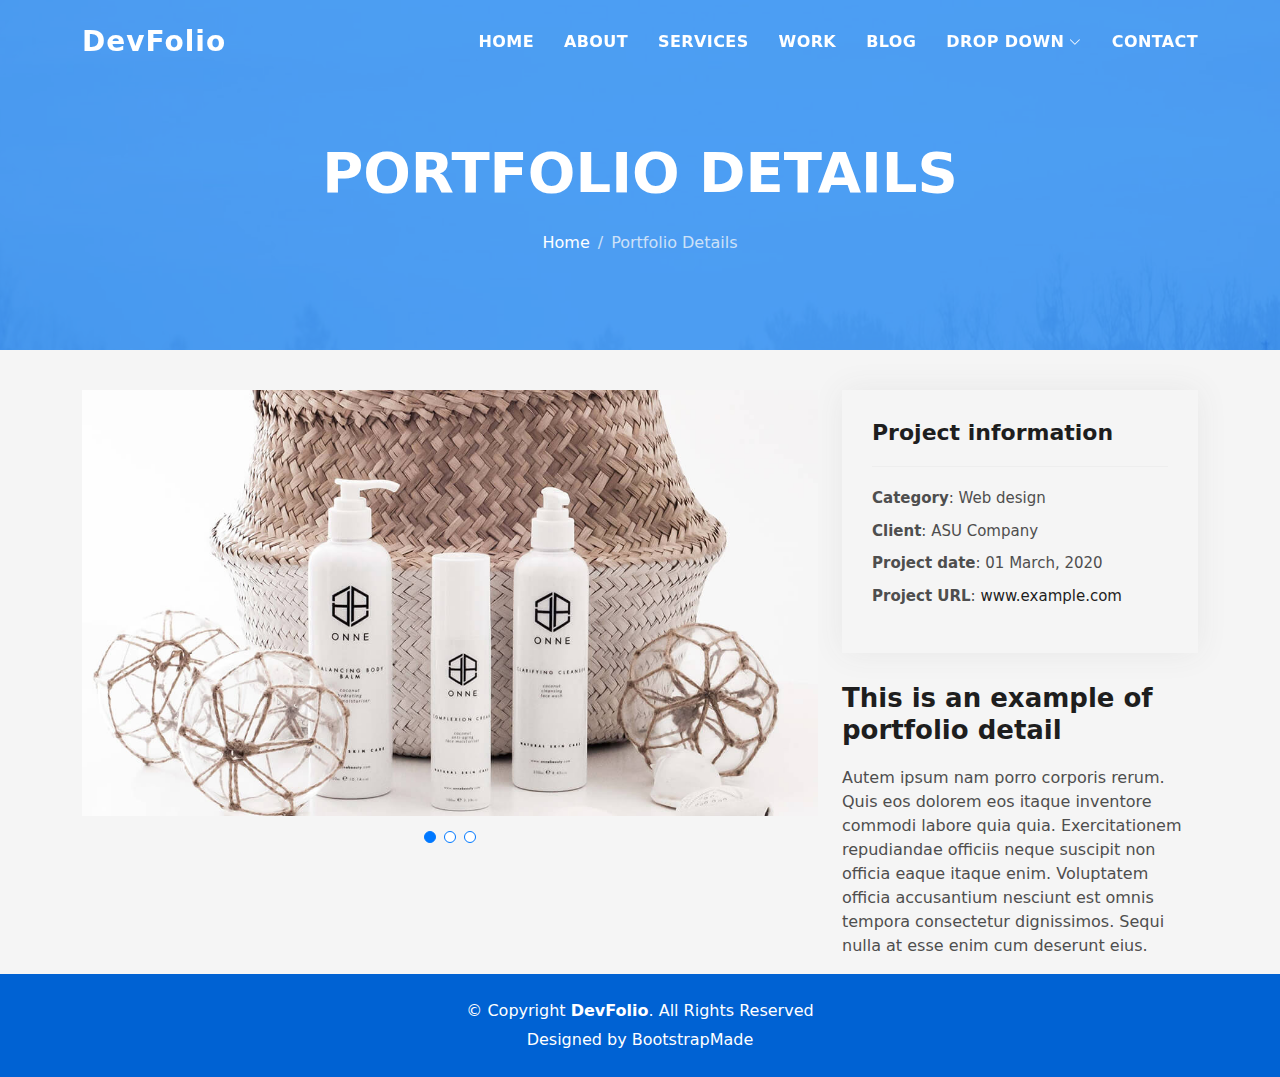
<file: DevFolio/portfolio-details.html>
<!DOCTYPE html>
<html lang="en">

<head>
  <meta charset="utf-8">
  <meta content="width=device-width, initial-scale=1.0" name="viewport">

  <title>DevFolio Bootstrap Portfolio Template - Portfolio Details</title>
  <meta content="" name="description">
  <meta content="" name="keywords">

  <!-- Favicons -->
  <link href="assets/img/favicon.png" rel="icon">
  <link href="assets/img/apple-touch-icon.png" rel="apple-touch-icon">

  <!-- Vendor CSS Files -->
  <link href="assets/vendor/bootstrap/css/bootstrap.min.css" rel="stylesheet">
  <link href="assets/vendor/bootstrap-icons/bootstrap-icons.css" rel="stylesheet">
  <link href="assets/vendor/glightbox/css/glightbox.min.css" rel="stylesheet">
  <link href="assets/vendor/swiper/swiper-bundle.min.css" rel="stylesheet">

  <!-- Template Main CSS File -->
  <link href="assets/css/style.css" rel="stylesheet">

  <!-- =======================================================
  * Template Name: DevFolio - v4.7.1
  * Template URL: https://bootstrapmade.com/devfolio-bootstrap-portfolio-html-template/
  * Author: BootstrapMade.com
  * License: https://bootstrapmade.com/license/
  ======================================================== -->
</head>

<body>

  <!-- ======= Header ======= -->
  <header id="header" class="fixed-top">
    <div class="container d-flex align-items-center justify-content-between">

      <h1 class="logo"><a href="index.html">DevFolio</a></h1>
      <!-- Uncomment below if you prefer to use an image logo -->
      <!-- <a href="index.html" class="logo"><img src="assets/img/logo.png" alt="" class="img-fluid"></a>-->

      <nav id="navbar" class="navbar">
        <ul>
          <li><a class="nav-link scrollto " href="#hero">Home</a></li>
          <li><a class="nav-link scrollto" href="#about">About</a></li>
          <li><a class="nav-link scrollto" href="#services">Services</a></li>
          <li><a class="nav-link scrollto " href="#work">Work</a></li>
          <li><a class="nav-link scrollto " href="#blog">Blog</a></li>
          <li class="dropdown"><a href="#"><span>Drop Down</span> <i class="bi bi-chevron-down"></i></a>
            <ul>
              <li><a href="#">Drop Down 1</a></li>
              <li class="dropdown"><a href="#"><span>Deep Drop Down</span> <i class="bi bi-chevron-right"></i></a>
                <ul>
                  <li><a href="#">Deep Drop Down 1</a></li>
                  <li><a href="#">Deep Drop Down 2</a></li>
                  <li><a href="#">Deep Drop Down 3</a></li>
                  <li><a href="#">Deep Drop Down 4</a></li>
                  <li><a href="#">Deep Drop Down 5</a></li>
                </ul>
              </li>
              <li><a href="#">Drop Down 2</a></li>
              <li><a href="#">Drop Down 3</a></li>
              <li><a href="#">Drop Down 4</a></li>
            </ul>
          </li>
          <li><a class="nav-link scrollto" href="#contact">Contact</a></li>
        </ul>
        <i class="bi bi-list mobile-nav-toggle"></i>
      </nav><!-- .navbar -->

    </div>
  </header><!-- End Header -->

  <div class="hero hero-single route bg-image" style="background-image: url(assets/img/overlay-bg.jpg)">
    <div class="overlay-mf"></div>
    <div class="hero-content display-table">
      <div class="table-cell">
        <div class="container">
          <h2 class="hero-title mb-4">Portfolio Details</h2>
          <ol class="breadcrumb d-flex justify-content-center">
            <li class="breadcrumb-item">
              <a href="#">Home</a>
            </li>
            <li class="breadcrumb-item active">Portfolio Details</li>
          </ol>
        </div>
      </div>
    </div>
  </div>

  <main id="main">

    <!-- ======= Portfolio Details Section ======= -->
    <section id="portfolio-details" class="portfolio-details">
      <div class="container">

        <div class="row gy-4">

          <div class="col-lg-8">
            <div class="portfolio-details-slider swiper">
              <div class="swiper-wrapper align-items-center">

                <div class="swiper-slide">
                  <img src="assets/img/portfolio-details-1.jpg" alt="">
                </div>

                <div class="swiper-slide">
                  <img src="assets/img/portfolio-details-2.jpg" alt="">
                </div>

                <div class="swiper-slide">
                  <img src="assets/img/portfolio-details-3.jpg" alt="">
                </div>

              </div>
              <div class="swiper-pagination"></div>
            </div>
          </div>

          <div class="col-lg-4">
            <div class="portfolio-info">
              <h3>Project information</h3>
              <ul>
                <li><strong>Category</strong>: Web design</li>
                <li><strong>Client</strong>: ASU Company</li>
                <li><strong>Project date</strong>: 01 March, 2020</li>
                <li><strong>Project URL</strong>: <a href="#">www.example.com</a></li>
              </ul>
            </div>
            <div class="portfolio-description">
              <h2>This is an example of portfolio detail</h2>
              <p>
                Autem ipsum nam porro corporis rerum. Quis eos dolorem eos itaque inventore commodi labore quia quia. Exercitationem repudiandae officiis neque suscipit non officia eaque itaque enim. Voluptatem officia accusantium nesciunt est omnis tempora consectetur dignissimos. Sequi nulla at esse enim cum deserunt eius.
              </p>
            </div>
          </div>

        </div>

      </div>
    </section><!-- End Portfolio Details Section -->

  </main><!-- End #main -->

  <!-- ======= Footer ======= -->
  <footer>
    <div class="container">
      <div class="row">
        <div class="col-sm-12">
          <div class="copyright-box">
            <p class="copyright">&copy; Copyright <strong>DevFolio</strong>. All Rights Reserved</p>
            <div class="credits">
              <!--
              All the links in the footer should remain intact.
              You can delete the links only if you purchased the pro version.
              Licensing information: https://bootstrapmade.com/license/
              Purchase the pro version with working PHP/AJAX contact form: https://bootstrapmade.com/buy/?theme=DevFolio
            -->
              Designed by <a href="https://bootstrapmade.com/">BootstrapMade</a>
            </div>
          </div>
        </div>
      </div>
    </div>
  </footer><!-- End  Footer -->

  <div id="preloader"></div>
  <a href="#" class="back-to-top d-flex align-items-center justify-content-center"><i class="bi bi-arrow-up-short"></i></a>

  <!-- Vendor JS Files -->
  <script src="assets/vendor/purecounter/purecounter.js"></script>
  <script src="assets/vendor/bootstrap/js/bootstrap.bundle.min.js"></script>
  <script src="assets/vendor/glightbox/js/glightbox.min.js"></script>
  <script src="assets/vendor/swiper/swiper-bundle.min.js"></script>
  <script src="assets/vendor/typed.js/typed.min.js"></script>
  <script src="assets/vendor/php-email-form/validate.js"></script>

  <!-- Template Main JS File -->
  <script src="assets/js/main.js"></script>

</body>

</html>
</file>
<file: assets/css/style.css>
/**
* Template Name: DevFolio - v4.7.1
* Template URL: https://bootstrapmade.com/devfolio-bootstrap-portfolio-html-template/
* Author: BootstrapMade.com
* License: https://bootstrapmade.com/license/
*/

/*--------------------------------------------------------------
# General
--------------------------------------------------------------*/
body {
  background-color: #f5f5f5;
  color: #4e4e4e;
}

h1,
h2,
h3,
h4,
h5,
h6 {
  color: #1e1e1e;
}

a:hover {
  color: #0078ff;
  text-decoration: none;
  transition: all 0.5s ease-in-out;
}

.p-r {
  position: relative;
}

.color-a {
  text-decoration: none;
  color: #0078ff;
}

.color-d {
  color: #f5f5f5;
}

.color-text-a {
  text-decoration: none;
  color: #4e4e4e;
}

.box-shadow, .card-blog, .work-box, .service-box, .paralax-mf {
  box-shadow: 0 13px 8px -10px rgba(0, 0, 0, 0.1);
}

.box-shadow-a, .button:hover {
  text-decoration: none;
  box-shadow: 0 0 0 4px #cde1f8;
}

.display-5 {
  font-size: 2.5rem;
  font-weight: 300;
  line-height: 1.1;
}

.display-6 {
  font-size: 2rem;
  font-weight: 300;
  line-height: 1.1;
}

.avatar {
  width: 32px;
  height: 32px;
  margin-right: 4px;
  overflow: hidden;
}

.bg-image {
  background-repeat: no-repeat;
  background-attachment: fixed;
  background-size: cover;
  background-position: center center;
}
@media (max-width: 1024px) {
  .bg-image {
    background-attachment: scroll;
  }
}

.overlay-mf {
  background-color: #0078ff;
}

.overlay-mf {
  position: absolute;
  top: 0;
  left: 0px;
  padding: 0;
  height: 100%;
  width: 100%;
  opacity: 0.7;
}

.paralax-mf {
  position: relative;
  padding: 8rem 0;
}

.display-table {
  width: 100%;
  height: 100%;
  display: table;
}

.table-cell {
  display: table-cell;
  vertical-align: middle;
}

/*--/ Sections /--*/
.sect-4 {
  padding: 4rem 0;
}

.sect-pt4 {
  padding-top: 4rem;
}

.sect-mt4 {
  margin-top: 4rem;
}

/*--/ Title s /--*/
.title-s {
  font-weight: 600;
  color: #1e1e1e;
  font-size: 1.1rem;
}

/*--/ Title A /--*/
.title-box {
  margin-bottom: 4rem;
}

.title-a {
  text-decoration: none;
  font-size: 3rem;
  font-weight: bold;
  text-transform: uppercase;
}

.subtitle-a {
  text-decoration: none;
  color: #4e4e4e;
}

.line-mf {
  width: 40px;
  height: 5px;
  background-color: #0078ff;
  margin: 0 auto;
}

/*--/ Title Left /--*/
.title-box-2 {
  margin-bottom: 3rem;
}

.title-left {
  font-size: 2rem;
  position: relative;
}
.title-left:before {
  content: "";
  position: absolute;
  height: 3px;
  background-color: #0078ff;
  width: 100px;
  bottom: -12px;
}

/*------/ Box /------*/
.box-pl2 {
  padding-left: 2rem;
}

.box-shadow-full {
  padding: 3rem 1.25rem;
  position: relative;
  background-color: #fff;
  margin-bottom: 3rem;
  z-index: 2;
  box-shadow: 0 1px 1px 0 rgba(0, 0, 0, 0.06), 0 2px 5px 0 rgba(0, 0, 0, 0.2);
}
@media (min-width: 768px) {
  .box-shadow-full {
    padding: 3rem;
  }
}

/*------/ Socials /------*/
.socials {
  padding: 1.5rem 0;
}
.socials ul li {
  display: inline-block;
}
.socials .ico-circle {
  height: 40px;
  width: 40px;
  font-size: 1.2rem;
  border-radius: 50%;
  line-height: 1.6;
  margin: 0 15px 0 0;
  box-shadow: 0 0 0 3px #0078ff;
  transition: all 500ms ease;
}
.socials .ico-circle:hover {
  background-color: #0078ff;
  color: #fff;
  box-shadow: 0 0 0 3px #cde1f8;
  transition: all 500ms ease;
}

/*------/ Ul resect /------*/
.ul-resect, .widget-tags ul, .widget-sidebar .list-sidebar, .box-comments .list-comments, .blog-wrapper .post-meta ul, .list-ico, .socials ul {
  list-style: none;
  padding-left: 0;
  margin-bottom: 0;
}

.list-ico {
  line-height: 2;
}
.list-ico span {
  color: #0078ff;
  margin-right: 10px;
}

/*------/ Ico Circle /------*/
.ico-circle {
  height: 100px;
  width: 100px;
  font-size: 2rem;
  border-radius: 50%;
  line-height: 1.55;
  margin: 0 auto;
  text-align: center;
  box-shadow: 0 0 0 10px #0078ff;
  display: block;
}

/*------/ Owl Carousel /------*/
.owl-theme .owl-dots {
  text-align: center;
  margin-top: 18px;
}
.owl-theme .owl-dots .owl-dot {
  display: inline-block;
}
.owl-theme .owl-dots .owl-dot span {
  width: 18px;
  height: 7px;
  margin: 5px 5px;
  background: #cde1f8;
  border: 0px solid #cde1f8;
  display: block;
  transition: all 0.6s ease-in-out;
  cursor: pointer;
}
.owl-theme .owl-dots .owl-dot:hover span {
  background-color: #cde1f8;
}
.owl-theme .owl-dots .owl-dot.active span {
  background-color: #1B1B1B;
  width: 25px;
}

/*--/ Scrolltop s /--*/
.scrolltop-mf {
  position: relative;
  display: none;
}
.scrolltop-mf span {
  z-index: 999;
  position: fixed;
  width: 42px;
  height: 42px;
  background-color: #0078ff;
  opacity: 0.7;
  font-size: 1.6rem;
  line-height: 1.5;
  text-align: center;
  color: #fff;
  top: auto;
  left: auto;
  right: 30px;
  bottom: 50px;
  cursor: pointer;
  border-radius: 50%;
}

/*--------------------------------------------------------------
# Back to top button
--------------------------------------------------------------*/
.back-to-top {
  position: fixed;
  visibility: hidden;
  opacity: 0;
  right: 15px;
  bottom: 15px;
  z-index: 996;
  background: #0078ff;
  width: 40px;
  height: 40px;
  border-radius: 50px;
  transition: all 0.4s;
}
.back-to-top i {
  font-size: 28px;
  color: #fff;
  line-height: 0;
}
.back-to-top:hover {
  background: #298eff;
  color: #fff;
}
.back-to-top.active {
  visibility: visible;
  opacity: 1;
}

/*------/ Prelaoder /------*/
#preloader {
  position: fixed;
  top: 0;
  left: 0;
  right: 0;
  bottom: 0;
  z-index: 9999;
  overflow: hidden;
  background: #fff;
}

#preloader:before {
  content: "";
  position: fixed;
  top: calc(50% - 30px);
  left: calc(50% - 30px);
  border: 6px solid #f2f2f2;
  border-top: 6px solid #0078ff;
  border-radius: 50%;
  width: 60px;
  height: 60px;
  -webkit-animation: animate-preloader 1s linear infinite;
  animation: animate-preloader 1s linear infinite;
}

@-webkit-keyframes animate-preloader {
  0% {
    transform: rotate(0deg);
  }
  100% {
    transform: rotate(360deg);
  }
}

@keyframes animate-preloader {
  0% {
    transform: rotate(0deg);
  }
  100% {
    transform: rotate(360deg);
  }
}
/*------/ Button /------*/
.button {
  display: inline-block;
  padding: 0.3rem 0.6rem;
  text-align: center;
  vertical-align: middle;
  -webkit-user-select: none;
  -moz-user-select: none;
  user-select: none;
  font-size: 1rem;
  border-radius: 0.3rem;
  border: 1px solid transparent;
  transition: all 500ms ease;
  cursor: pointer;
  color: white;
}
.button:focus {
  outline: 0;
  color: #fff;
}
.button:hover {
  background-color: #0062d3;
  color: #fff;
  transition: all 500ms ease;
}

.button-a {
  text-decoration: none;
  background-color: #0078ff;
  color: #fff;
  border-color: #cde1f8;
}

.button-big {
  padding: 0.9rem 2.3rem;
  font-size: 1.2rem;
  color: white;
}

.button-rouded {
  border-radius: 5rem;
  color: white;
}

.btn-lg {
  padding: 0.5rem 1rem;
  font-size: 1.25rem;
  line-height: 1.5;
  border-radius: 0.3rem;
}

/*--------------------------------------------------------------
# Header
--------------------------------------------------------------*/
#header {
  transition: all 0.5s;
  z-index: 997;
  padding: 20px 0;
}
#header .logo {
  font-size: 28px;
  margin: 0;
  padding: 0;
  font-weight: 600;
  letter-spacing: 1px;
}
#header .logo a {
  color: #fff;
}
#header .logo img {
  max-height: 40px;
}
#header.header-scrolled {
  background: rgba(0, 0, 0, 0.9);
  padding: 12px 0;
}

/*--------------------------------------------------------------
# Navigation Menu
--------------------------------------------------------------*/
/**
* Desktop Navigation 
*/
.navbar {
  padding: 0;
}
.navbar ul {
  margin: 0;
  padding: 0;
  display: flex;
  list-style: none;
  align-items: center;
}
.navbar li {
  position: relative;
}
.navbar > ul > li {
  white-space: nowrap;
  padding: 10px 0 10px 30px;
}
.navbar a, .navbar a:focus {
  display: flex;
  align-items: center;
  justify-content: space-between;
  color: #fff;
  font-size: 16px;
  font-weight: 600;
  padding: 0;
  white-space: nowrap;
  transition: 0.3s;
  letter-spacing: 0.4px;
  position: relative;
  text-transform: uppercase;
}
.navbar a i, .navbar a:focus i {
  font-size: 12px;
  line-height: 0;
  margin-left: 5px;
}
.navbar > ul > li > a:before {
  content: "";
  position: absolute;
  width: 100%;
  height: 2px;
  bottom: -6px;
  left: 0;
  width: 0;
  background-color: #fff;
  visibility: hidden;
  transition: all 0.3s ease-in-out 0s;
}
.navbar a:hover:before, .navbar li:hover > a:before, .navbar .active:before {
  visibility: visible;
  width: 80%;
}
.navbar a:hover, .navbar .active, .navbar .active:focus, .navbar li:hover > a {
  color: #fff;
}
.navbar .dropdown ul {
  display: block;
  position: absolute;
  left: 30px;
  top: calc(100% + 30px);
  margin: 0;
  padding: 10px 0;
  z-index: 99;
  opacity: 0;
  visibility: hidden;
  background: #fff;
  box-shadow: 0px 0px 30px rgba(127, 137, 161, 0.25);
  transition: 0.3s;
}
.navbar .dropdown ul li {
  min-width: 200px;
}
.navbar .dropdown ul a {
  padding: 10px 20px;
  font-size: 14px;
  text-transform: none;
  color: #4e4e4e;
}
.navbar .dropdown ul a i {
  font-size: 12px;
}
.navbar .dropdown ul a:hover, .navbar .dropdown ul .active:hover, .navbar .dropdown ul li:hover > a {
  color: #0078ff;
}
.navbar .dropdown:hover > ul {
  opacity: 1;
  top: 100%;
  visibility: visible;
}
.navbar .dropdown .dropdown ul {
  top: 0;
  left: calc(100% - 30px);
  visibility: hidden;
}
.navbar .dropdown .dropdown:hover > ul {
  opacity: 1;
  top: 0;
  left: 100%;
  visibility: visible;
}
@media (max-width: 1366px) {
  .navbar .dropdown .dropdown ul {
    left: -90%;
  }
  .navbar .dropdown .dropdown:hover > ul {
    left: -100%;
  }
}

/**
* Mobile Navigation 
*/
.mobile-nav-toggle {
  color: #fff;
  font-size: 28px;
  cursor: pointer;
  display: none;
  line-height: 0;
  transition: 0.5s;
}

@media (max-width: 991px) {
  .mobile-nav-toggle {
    display: block;
  }

  .navbar ul {
    display: none;
  }
}
.navbar-mobile {
  position: fixed;
  overflow: hidden;
  top: 0;
  right: 0;
  left: 0;
  bottom: 0;
  background: rgba(78, 78, 78, 0.9);
  transition: 0.3s;
  z-index: 999;
}
.navbar-mobile .mobile-nav-toggle {
  position: absolute;
  top: 15px;
  right: 15px;
}
.navbar-mobile ul {
  display: block;
  position: absolute;
  top: 55px;
  right: 15px;
  bottom: 15px;
  left: 15px;
  padding: 10px 0;
  background-color: #fff;
  overflow-y: auto;
  transition: 0.3s;
}
.navbar-mobile > ul > li {
  padding: 0;
}
.navbar-mobile a:hover:before, .navbar-mobile li:hover > a:before, .navbar-mobile .active:before {
  visibility: hidden;
}
.navbar-mobile a, .navbar-mobile a:focus {
  padding: 10px 20px;
  font-size: 15px;
  color: #4e4e4e;
}
.navbar-mobile a:hover, .navbar-mobile .active, .navbar-mobile li:hover > a {
  color: #0078ff;
}
.navbar-mobile .getstarted, .navbar-mobile .getstarted:focus {
  margin: 15px;
}
.navbar-mobile .dropdown ul {
  position: static;
  display: none;
  margin: 10px 20px;
  padding: 10px 0;
  z-index: 99;
  opacity: 1;
  visibility: visible;
  background: #fff;
  box-shadow: 0px 0px 30px rgba(127, 137, 161, 0.25);
}
.navbar-mobile .dropdown ul li {
  min-width: 200px;
}
.navbar-mobile .dropdown ul a {
  padding: 10px 20px;
}
.navbar-mobile .dropdown ul a i {
  font-size: 12px;
}
.navbar-mobile .dropdown ul a:hover, .navbar-mobile .dropdown ul .active:hover, .navbar-mobile .dropdown ul li:hover > a {
  color: #0078ff;
}
.navbar-mobile .dropdown > .dropdown-active {
  display: block;
}

/*--------------------------------------------------------------
# Hero Section
--------------------------------------------------------------*/
.hero {
  height: 100vh;
  position: relative;
  color: #fff;
}
.hero .hero-content {
  text-align: center;
  position: absolute;
}
.hero .overlay-itro {
  background-color: rgba(0, 0, 0, 0.6);
  position: absolute;
  top: 0;
  left: 0px;
  padding: 0;
  height: 100%;
  width: 100%;
  opacity: 0.9;
}
.hero .hero-title {
  color: #fff;
  font-weight: 600;
  font-size: 3rem;
}
@media (min-width: 768px) {
  .hero .hero-title {
    font-size: 4.5rem;
  }
}
.hero .hero-subtitle {
  font-size: 1.5rem;
  font-weight: 600;
}
@media (min-width: 768px) {
  .hero .hero-subtitle {
    font-size: 2.5rem;
  }
}
.hero .text-slider-items {
  display: none;
}

.hero-single {
  height: 350px;
}
.hero-single .hero-content {
  margin-top: 30px;
}
.hero-single .hero-title {
  text-transform: uppercase;
  font-size: 3rem;
}
@media (min-width: 768px) {
  .hero-single .hero-title {
    font-size: 3.5rem;
  }
}
.hero-single .breadcrumb {
  background-color: transparent;
  color: #0078ff;
}
.hero-single .breadcrumb .breadcrumb-item:before {
  color: #cde1f8;
}
.hero-single .breadcrumb .breadcrumb-item.active {
  color: #cde1f8;
}
.hero-single .breadcrumb a {
  color: #fff;
}

/*--------------------------------------------------------------
# About
--------------------------------------------------------------*/
.about-mf .box-shadow-full {
  padding-top: 4rem;
  padding-bottom: 4rem;
}
.about-mf .about-img {
  margin-bottom: 2rem;
}
.about-mf .about-img img {
  margin-left: 10px;
}
@media (min-width: 767px) {
  .about-mf .box-pl2 {
    margin-top: 3rem;
    padding-left: 0rem;
  }
}

.skill-mf span {
  color: #4e4e4e;
}
.skill-mf .progress {
  background-color: #cde1f8;
  margin: 0.5rem 0 1.2rem 0;
  border-radius: 0;
  height: 0.7rem;
}
.skill-mf .progress .progress-bar {
  height: 0.7rem;
  background-color: #0078ff;
}

/*--------------------------------------------------------------
# Services
--------------------------------------------------------------*/
.service-box {
  background-color: #fff;
  padding: 2.5rem 1.3rem;
  border-radius: 1rem;
  margin-bottom: 3rem;
  text-align: center;
}
.service-box:hover .ico-circle {
  transition: all 500ms ease;
  color: #fff;
  background-color: #0078ff;
  box-shadow: 0 0 0 10px #cde1f8;
}
.service-box .service-ico {
  margin-bottom: 1rem;
  color: #1e1e1e;
}
.service-box .ico-circle {
  transition: all 500ms ease;
  display: inline-flex;
  align-items: center;
  justify-content: center;
}
.service-box .ico-circle i {
  line-height: 0;
  font-size: 40px;
}
.service-box .s-title {
  font-size: 1.4rem;
  text-transform: uppercase;
  text-align: center;
  padding: 0.4rem 0;
}
.service-box .s-description {
  color: #4e4e4e;
}

/*--------------------------------------------------------------
# Counter
--------------------------------------------------------------*/
.counter-box {
  color: #fff;
  text-align: center;
}
@media (min-width: 577px) {
  .counter-box {
    margin-bottom: 1.8rem;
  }
}

.counter-ico {
  margin-bottom: 1rem;
}
.counter-ico .ico-circle {
  height: 60px;
  width: 60px;
  line-height: 1.5;
  box-shadow: 0 0 0 10px #cde1f8;
}

.counter-num .counter {
  font-size: 2rem;
  margin-bottom: 0;
}

/*--------------------------------------------------------------
# Portfolio
--------------------------------------------------------------*/
.work-box {
  margin-bottom: 3rem;
  -webkit-backface-visibility: hidden;
  backface-visibility: hidden;
  background-color: #fff;
}
.work-box:hover img {
  transform: scale(1.3);
}

.work-img {
  display: block;
  overflow: hidden;
}
.work-img img {
  transition: all 1s;
}

.work-content {
  padding: 2rem 3% 1rem 4%;
}
.work-content .w-more {
  color: #4e4e4e;
  font-size: 0.8rem;
}
.work-content .w-more .w-ctegory {
  color: #0078ff;
}
.work-content .w-like {
  font-size: 2.5rem;
  color: #0078ff;
  float: right;
}
.work-content .w-like a {
  color: #0078ff;
}
.work-content .w-like .num-like {
  font-size: 0.7rem;
}

.w-title {
  font-size: 1.2rem;
}

/*--------------------------------------------------------------
# Portfolio Details
--------------------------------------------------------------*/
.portfolio-details {
  padding-top: 40px;
}
.portfolio-details .portfolio-details-slider img {
  width: 100%;
}
.portfolio-details .portfolio-details-slider .swiper-pagination {
  margin-top: 20px;
  position: relative;
}
.portfolio-details .portfolio-details-slider .swiper-pagination .swiper-pagination-bullet {
  width: 12px;
  height: 12px;
  background-color: #fff;
  opacity: 1;
  border: 1px solid #0078ff;
}
.portfolio-details .portfolio-details-slider .swiper-pagination .swiper-pagination-bullet-active {
  background-color: #0078ff;
}
.portfolio-details .portfolio-info {
  padding: 30px;
  box-shadow: 0px 0 30px rgba(78, 78, 78, 0.08);
}
.portfolio-details .portfolio-info h3 {
  font-size: 22px;
  font-weight: 700;
  margin-bottom: 20px;
  padding-bottom: 20px;
  border-bottom: 1px solid #eee;
}
.portfolio-details .portfolio-info ul {
  list-style: none;
  padding: 0;
  font-size: 15px;
}
.portfolio-details .portfolio-info ul li + li {
  margin-top: 10px;
}
.portfolio-details .portfolio-description {
  padding-top: 30px;
}
.portfolio-details .portfolio-description h2 {
  font-size: 26px;
  font-weight: 700;
  margin-bottom: 20px;
}
.portfolio-details .portfolio-description p {
  padding: 0;
}

/*--------------------------------------------------------------
# Testimonials
--------------------------------------------------------------*/
.testimonial-box {
  color: #fff;
  text-align: center;
}
.testimonial-box .author-test {
  margin-top: 1rem;
}
.testimonial-box .author-test img {
  margin: 0 auto;
}
.testimonial-box .author {
  color: #fff;
  text-transform: uppercase;
  font-weight: 600;
  margin: 1rem 0;
  display: block;
  font-size: 1.4rem;
}
.testimonial-box .comit {
  font-size: 2rem;
  color: #0078ff;
  background-color: #fff;
  width: 52px;
  height: 52px;
  display: block;
  margin: 0 auto;
  border-radius: 50%;
  line-height: 1.6;
}
@media (min-width: 768px) {
  .testimonial-box .description {
    padding: 0 5rem;
  }
}
@media (min-width: 992px) {
  .testimonial-box .description {
    padding: 0 8rem;
  }
}
@media (min-width: 1200px) {
  .testimonial-box .description {
    padding: 0 13rem;
  }
}

.swiper-pagination {
  margin-top: 20px;
  position: relative;
}
.swiper-pagination .swiper-pagination-bullet {
  width: 12px;
  height: 12px;
  background-color: rgba(255, 255, 255, 0.4);
  opacity: 1;
}
.swiper-pagination .swiper-pagination-bullet-active {
  background-color: #fff;
}

/*--------------------------------------------------------------
# Contact
--------------------------------------------------------------*/
.footer-paralax {
  padding: 4rem 0 0 0;
}

.contact-mf {
  margin-top: 4rem;
}
@media (min-width: 767px) {
  .contact-mf .box-pl2 {
    margin-top: 3rem;
    padding-left: 0rem;
  }
}

.php-email-form .error-message {
  display: none;
  color: #fff;
  background: #ed3c0d;
  text-align: center;
  padding: 15px;
  font-weight: 600;
}
.php-email-form .sent-message {
  display: none;
  color: #fff;
  background: #18d26e;
  text-align: center;
  padding: 15px;
  font-weight: 600;
}
.php-email-form .loading {
  display: none;
  background: #fff;
  text-align: center;
  padding: 15px;
}
.php-email-form .loading:before {
  content: "";
  display: inline-block;
  border-radius: 50%;
  width: 24px;
  height: 24px;
  margin: 0 10px -6px 0;
  border: 3px solid #18d26e;
  border-top-color: #eee;
  -webkit-animation: animate-loading 1s linear infinite;
  animation: animate-loading 1s linear infinite;
}
.php-email-form input, .php-email-form textarea {
  border-radius: 0;
  box-shadow: none;
  font-size: 14px;
}
.php-email-form input:focus, .php-email-form textarea:focus {
  border-color: #0078ff;
}
.php-email-form input {
  padding: 10px 15px;
}
.php-email-form textarea {
  padding: 12px 15px;
  margin-bottom: 0;
}
.php-email-form button[type=submit] {
  background: #0078ff;
  border: 0;
  padding: 10px 24px;
  color: #fff;
  transition: 0.4s;
}
.php-email-form button[type=submit]:hover {
  background: #3393ff;
}

@-webkit-keyframes animate-loading {
  0% {
    transform: rotate(0deg);
  }
  100% {
    transform: rotate(360deg);
  }
}

@keyframes animate-loading {
  0% {
    transform: rotate(0deg);
  }
  100% {
    transform: rotate(360deg);
  }
}
/*--------------------------------------------------------------
# Blog
--------------------------------------------------------------*/
@media (min-width: 767px) {
  .card-blog {
    margin-bottom: 3rem;
  }
}
.card-blog .card-body {
  position: relative;
}
.card-blog .card-category-box {
  position: absolute;
  text-align: center;
  top: -16px;
  left: 15px;
  right: 15px;
  line-height: 25px;
  overflow: hidden;
}
.card-blog .card-category {
  display: inline-block;
  color: #fff;
  padding: 0 15px 5px;
  overflow: hidden;
  background-color: #0078ff;
  border-radius: 4px;
}
.card-blog .card-category .category {
  color: #fff;
  display: inline-block;
  text-transform: uppercase;
  font-size: 0.7rem;
  letter-spacing: 0.1px;
  margin-bottom: 0;
}
.card-blog .card-title {
  font-size: 1.3rem;
  margin-top: 0.6rem;
}
.card-blog .card-description {
  color: #4e4e4e;
}
.card-blog .post-author {
  display: inline-block;
}
.card-blog .post-date {
  color: #4e4e4e;
  display: inline-block;
  float: right;
}

/*--------------------------------------------------------------
# Blog Single
--------------------------------------------------------------*/
.post-box,
.form-comments,
.box-comments,
.widget-sidebar {
  padding: 2rem;
  background-color: #fff;
  margin-bottom: 3rem;
}
@media (min-width: 768px) {
  .post-box,
.form-comments,
.box-comments,
.widget-sidebar {
    padding: 3rem;
  }
}

.blog-wrapper .article-title {
  font-size: 1.5rem;
}
@media (min-width: 768px) {
  .blog-wrapper .article-title {
    font-size: 1.9rem;
  }
}
.blog-wrapper .post-meta {
  margin: 1rem 0;
}
.blog-wrapper .post-meta ul {
  border-left: 4px solid #0078ff;
  margin-top: 1rem;
}
.blog-wrapper .post-meta ul li {
  display: inline-block;
  margin-left: 15px;
}
.blog-wrapper .post-meta ul a {
  color: #0078ff;
}
.blog-wrapper .post-meta ul span {
  color: #1e1e1e;
}
.blog-wrapper .blockquote {
  border-left: 4px solid #0078ff;
  padding: 18px;
  font-style: italic;
}

/*------/ Comments /------*/
.box-comments .list-comments li {
  padding-bottom: 40px;
}
.box-comments .list-comments .comment-avatar {
  display: table-cell;
  vertical-align: top;
}
.box-comments .list-comments .comment-avatar img {
  width: 80px;
  height: 80px;
}
.box-comments .list-comments .comment-author {
  font-size: 1.3rem;
}
@media (min-width: 768px) {
  .box-comments .list-comments .comment-author {
    font-size: 1.5rem;
  }
}
.box-comments .list-comments .comment-details {
  display: table-cell;
  vertical-align: top;
  padding-left: 25px;
}
.box-comments .list-comments a {
  color: #0078ff;
}
.box-comments .list-comments span {
  color: #1e1e1e;
  font-style: italic;
}
.box-comments .comment-children {
  margin-left: 40px;
}

/*------/ Sidebar /------*/
.widget-sidebar .sidebar-title {
  font-size: 1.6rem;
  font-weight: 600;
  border-left: 5px solid #0078ff;
  padding-left: 15px;
  text-transform: uppercase;
  margin-bottom: 1.5rem;
}
.widget-sidebar .list-sidebar li {
  position: relative;
  padding: 6px 0 6px 24px;
}
.widget-sidebar .list-sidebar li:before {
  position: absolute;
  content: "";
  width: 10px;
  height: 1px;
  left: 0;
  background-color: #0078ff;
  top: 20px;
}

.sidebar-search input {
  background-color: #fff;
  border-radius: 0;
  transition: all 0.5s ease-in-out;
}
.sidebar-search .btn-search {
  background-color: #0078ff;
  border-color: #0078ff;
  border-radius: 0;
  padding-left: 20px;
  padding-right: 20px;
}

.widget-tags ul li {
  display: inline-block;
  background-color: #0078ff;
  padding: 0.2rem 0.6rem;
  margin-bottom: 0.5rem;
  border-radius: 15px;
}
.widget-tags ul li a {
  color: #fff;
}

/*--------------------------------------------------------------
# Footer
--------------------------------------------------------------*/
footer {
  text-align: center;
  color: #fff;
  padding: 25px 0;
  background: #0062d3;
}
footer .copyright {
  margin-bottom: 0.3rem;
}
footer .credits {
  margin-bottom: 0;
}
footer .credits a {
  color: #fff;
}
a {
  color: #1e1e1e;
  text-decoration: none;
  transition: all 0.5s ease-in-out;
}

.bi-instagram {
  color: white;
}

.bi-linkedin {
  color: white;
}

.bi-envelope {
  color: white;
}

.bi-github {
  color: white;
}

.bi-calendar {
  color: white;
}
</file>
<file: DevFolio/assets/css/style.css>
/**
* Template Name: DevFolio - v4.7.1
* Template URL: https://bootstrapmade.com/devfolio-bootstrap-portfolio-html-template/
* Author: BootstrapMade.com
* License: https://bootstrapmade.com/license/
*/

/*--------------------------------------------------------------
# General
--------------------------------------------------------------*/
body {
  background-color: #f5f5f5;
  color: #4e4e4e;
}

h1,
h2,
h3,
h4,
h5,
h6 {
  color: #1e1e1e;
}

a {
  color: #1e1e1e;
  text-decoration: none;
  transition: all 0.5s ease-in-out;
}
a:hover {
  color: #0078ff;
  text-decoration: none;
  transition: all 0.5s ease-in-out;
}

.p-r {
  position: relative;
}

.color-a {
  text-decoration: none;
  color: #0078ff;
}

.color-d {
  color: #f5f5f5;
}

.color-text-a {
  text-decoration: none;
  color: #4e4e4e;
}

.box-shadow, .card-blog, .work-box, .service-box, .paralax-mf {
  box-shadow: 0 13px 8px -10px rgba(0, 0, 0, 0.1);
}

.box-shadow-a, .button:hover {
  text-decoration: none;
  box-shadow: 0 0 0 4px #cde1f8;
}

.display-5 {
  font-size: 2.5rem;
  font-weight: 300;
  line-height: 1.1;
}

.display-6 {
  font-size: 2rem;
  font-weight: 300;
  line-height: 1.1;
}

.avatar {
  width: 32px;
  height: 32px;
  margin-right: 4px;
  overflow: hidden;
}

.bg-image {
  background-repeat: no-repeat;
  background-attachment: fixed;
  background-size: cover;
  background-position: center center;
}
@media (max-width: 1024px) {
  .bg-image {
    background-attachment: scroll;
  }
}

.overlay-mf {
  background-color: #0078ff;
}

.overlay-mf {
  position: absolute;
  top: 0;
  left: 0px;
  padding: 0;
  height: 100%;
  width: 100%;
  opacity: 0.7;
}

.paralax-mf {
  position: relative;
  padding: 8rem 0;
}

.display-table {
  width: 100%;
  height: 100%;
  display: table;
}

.table-cell {
  display: table-cell;
  vertical-align: middle;
}

/*--/ Sections /--*/
.sect-4 {
  padding: 4rem 0;
}

.sect-pt4 {
  padding-top: 4rem;
}

.sect-mt4 {
  margin-top: 4rem;
}

/*--/ Title s /--*/
.title-s {
  font-weight: 600;
  color: #1e1e1e;
  font-size: 1.1rem;
}

/*--/ Title A /--*/
.title-box {
  margin-bottom: 4rem;
}

.title-a {
  text-decoration: none;
  font-size: 3rem;
  font-weight: bold;
  text-transform: uppercase;
}

.subtitle-a {
  text-decoration: none;
  color: #4e4e4e;
}

.line-mf {
  width: 40px;
  height: 5px;
  background-color: #0078ff;
  margin: 0 auto;
}

/*--/ Title Left /--*/
.title-box-2 {
  margin-bottom: 3rem;
}

.title-left {
  font-size: 2rem;
  position: relative;
}
.title-left:before {
  content: "";
  position: absolute;
  height: 3px;
  background-color: #0078ff;
  width: 100px;
  bottom: -12px;
}

/*------/ Box /------*/
.box-pl2 {
  padding-left: 2rem;
}

.box-shadow-full {
  padding: 3rem 1.25rem;
  position: relative;
  background-color: #fff;
  margin-bottom: 3rem;
  z-index: 2;
  box-shadow: 0 1px 1px 0 rgba(0, 0, 0, 0.06), 0 2px 5px 0 rgba(0, 0, 0, 0.2);
}
@media (min-width: 768px) {
  .box-shadow-full {
    padding: 3rem;
  }
}

/*------/ Socials /------*/
.socials {
  padding: 1.5rem 0;
}
.socials ul li {
  display: inline-block;
}
.socials .ico-circle {
  height: 40px;
  width: 40px;
  font-size: 1.2rem;
  border-radius: 50%;
  line-height: 1.6;
  margin: 0 15px 0 0;
  box-shadow: 0 0 0 3px #0078ff;
  transition: all 500ms ease;
}
.socials .ico-circle:hover {
  background-color: #0078ff;
  color: #fff;
  box-shadow: 0 0 0 3px #cde1f8;
  transition: all 500ms ease;
}

/*------/ Ul resect /------*/
.ul-resect, .widget-tags ul, .widget-sidebar .list-sidebar, .box-comments .list-comments, .blog-wrapper .post-meta ul, .list-ico, .socials ul {
  list-style: none;
  padding-left: 0;
  margin-bottom: 0;
}

.list-ico {
  line-height: 2;
}
.list-ico span {
  color: #0078ff;
  margin-right: 10px;
}

/*------/ Ico Circle /------*/
.ico-circle {
  height: 100px;
  width: 100px;
  font-size: 2rem;
  border-radius: 50%;
  line-height: 1.55;
  margin: 0 auto;
  text-align: center;
  box-shadow: 0 0 0 10px #0078ff;
  display: block;
}

/*------/ Owl Carousel /------*/
.owl-theme .owl-dots {
  text-align: center;
  margin-top: 18px;
}
.owl-theme .owl-dots .owl-dot {
  display: inline-block;
}
.owl-theme .owl-dots .owl-dot span {
  width: 18px;
  height: 7px;
  margin: 5px 5px;
  background: #cde1f8;
  border: 0px solid #cde1f8;
  display: block;
  transition: all 0.6s ease-in-out;
  cursor: pointer;
}
.owl-theme .owl-dots .owl-dot:hover span {
  background-color: #cde1f8;
}
.owl-theme .owl-dots .owl-dot.active span {
  background-color: #1B1B1B;
  width: 25px;
}

/*--/ Scrolltop s /--*/
.scrolltop-mf {
  position: relative;
  display: none;
}
.scrolltop-mf span {
  z-index: 999;
  position: fixed;
  width: 42px;
  height: 42px;
  background-color: #0078ff;
  opacity: 0.7;
  font-size: 1.6rem;
  line-height: 1.5;
  text-align: center;
  color: #fff;
  top: auto;
  left: auto;
  right: 30px;
  bottom: 50px;
  cursor: pointer;
  border-radius: 50%;
}

/*--------------------------------------------------------------
# Back to top button
--------------------------------------------------------------*/
.back-to-top {
  position: fixed;
  visibility: hidden;
  opacity: 0;
  right: 15px;
  bottom: 15px;
  z-index: 996;
  background: #0078ff;
  width: 40px;
  height: 40px;
  border-radius: 50px;
  transition: all 0.4s;
}
.back-to-top i {
  font-size: 28px;
  color: #fff;
  line-height: 0;
}
.back-to-top:hover {
  background: #298eff;
  color: #fff;
}
.back-to-top.active {
  visibility: visible;
  opacity: 1;
}

/*------/ Prelaoder /------*/
#preloader {
  position: fixed;
  top: 0;
  left: 0;
  right: 0;
  bottom: 0;
  z-index: 9999;
  overflow: hidden;
  background: #fff;
}

#preloader:before {
  content: "";
  position: fixed;
  top: calc(50% - 30px);
  left: calc(50% - 30px);
  border: 6px solid #f2f2f2;
  border-top: 6px solid #0078ff;
  border-radius: 50%;
  width: 60px;
  height: 60px;
  -webkit-animation: animate-preloader 1s linear infinite;
  animation: animate-preloader 1s linear infinite;
}

@-webkit-keyframes animate-preloader {
  0% {
    transform: rotate(0deg);
  }
  100% {
    transform: rotate(360deg);
  }
}

@keyframes animate-preloader {
  0% {
    transform: rotate(0deg);
  }
  100% {
    transform: rotate(360deg);
  }
}
/*------/ Button /------*/
.button {
  display: inline-block;
  padding: 0.3rem 0.6rem;
  text-align: center;
  vertical-align: middle;
  -webkit-user-select: none;
  -moz-user-select: none;
  user-select: none;
  font-size: 1rem;
  border-radius: 0.3rem;
  border: 1px solid transparent;
  transition: all 500ms ease;
  cursor: pointer;
}
.button:focus {
  outline: 0;
}
.button:hover {
  background-color: #0062d3;
  color: #fff;
  transition: all 500ms ease;
}

.button-a {
  text-decoration: none;
  background-color: #0078ff;
  color: #fff;
  border-color: #cde1f8;
}

.button-big {
  padding: 0.9rem 2.3rem;
  font-size: 1.2rem;
}

.button-rouded {
  border-radius: 5rem;
}

.btn-lg {
  padding: 0.5rem 1rem;
  font-size: 1.25rem;
  line-height: 1.5;
  border-radius: 0.3rem;
}

/*--------------------------------------------------------------
# Header
--------------------------------------------------------------*/
#header {
  transition: all 0.5s;
  z-index: 997;
  padding: 20px 0;
}
#header .logo {
  font-size: 28px;
  margin: 0;
  padding: 0;
  font-weight: 600;
  letter-spacing: 1px;
}
#header .logo a {
  color: #fff;
}
#header .logo img {
  max-height: 40px;
}
#header.header-scrolled {
  background: rgba(0, 0, 0, 0.9);
  padding: 12px 0;
}

/*--------------------------------------------------------------
# Navigation Menu
--------------------------------------------------------------*/
/**
* Desktop Navigation 
*/
.navbar {
  padding: 0;
}
.navbar ul {
  margin: 0;
  padding: 0;
  display: flex;
  list-style: none;
  align-items: center;
}
.navbar li {
  position: relative;
}
.navbar > ul > li {
  white-space: nowrap;
  padding: 10px 0 10px 30px;
}
.navbar a, .navbar a:focus {
  display: flex;
  align-items: center;
  justify-content: space-between;
  color: #fff;
  font-size: 16px;
  font-weight: 600;
  padding: 0;
  white-space: nowrap;
  transition: 0.3s;
  letter-spacing: 0.4px;
  position: relative;
  text-transform: uppercase;
}
.navbar a i, .navbar a:focus i {
  font-size: 12px;
  line-height: 0;
  margin-left: 5px;
}
.navbar > ul > li > a:before {
  content: "";
  position: absolute;
  width: 100%;
  height: 2px;
  bottom: -6px;
  left: 0;
  width: 0;
  background-color: #fff;
  visibility: hidden;
  transition: all 0.3s ease-in-out 0s;
}
.navbar a:hover:before, .navbar li:hover > a:before, .navbar .active:before {
  visibility: visible;
  width: 80%;
}
.navbar a:hover, .navbar .active, .navbar .active:focus, .navbar li:hover > a {
  color: #fff;
}
.navbar .dropdown ul {
  display: block;
  position: absolute;
  left: 30px;
  top: calc(100% + 30px);
  margin: 0;
  padding: 10px 0;
  z-index: 99;
  opacity: 0;
  visibility: hidden;
  background: #fff;
  box-shadow: 0px 0px 30px rgba(127, 137, 161, 0.25);
  transition: 0.3s;
}
.navbar .dropdown ul li {
  min-width: 200px;
}
.navbar .dropdown ul a {
  padding: 10px 20px;
  font-size: 14px;
  text-transform: none;
  color: #4e4e4e;
}
.navbar .dropdown ul a i {
  font-size: 12px;
}
.navbar .dropdown ul a:hover, .navbar .dropdown ul .active:hover, .navbar .dropdown ul li:hover > a {
  color: #0078ff;
}
.navbar .dropdown:hover > ul {
  opacity: 1;
  top: 100%;
  visibility: visible;
}
.navbar .dropdown .dropdown ul {
  top: 0;
  left: calc(100% - 30px);
  visibility: hidden;
}
.navbar .dropdown .dropdown:hover > ul {
  opacity: 1;
  top: 0;
  left: 100%;
  visibility: visible;
}
@media (max-width: 1366px) {
  .navbar .dropdown .dropdown ul {
    left: -90%;
  }
  .navbar .dropdown .dropdown:hover > ul {
    left: -100%;
  }
}

/**
* Mobile Navigation 
*/
.mobile-nav-toggle {
  color: #fff;
  font-size: 28px;
  cursor: pointer;
  display: none;
  line-height: 0;
  transition: 0.5s;
}

@media (max-width: 991px) {
  .mobile-nav-toggle {
    display: block;
  }

  .navbar ul {
    display: none;
  }
}
.navbar-mobile {
  position: fixed;
  overflow: hidden;
  top: 0;
  right: 0;
  left: 0;
  bottom: 0;
  background: rgba(78, 78, 78, 0.9);
  transition: 0.3s;
  z-index: 999;
}
.navbar-mobile .mobile-nav-toggle {
  position: absolute;
  top: 15px;
  right: 15px;
}
.navbar-mobile ul {
  display: block;
  position: absolute;
  top: 55px;
  right: 15px;
  bottom: 15px;
  left: 15px;
  padding: 10px 0;
  background-color: #fff;
  overflow-y: auto;
  transition: 0.3s;
}
.navbar-mobile > ul > li {
  padding: 0;
}
.navbar-mobile a:hover:before, .navbar-mobile li:hover > a:before, .navbar-mobile .active:before {
  visibility: hidden;
}
.navbar-mobile a, .navbar-mobile a:focus {
  padding: 10px 20px;
  font-size: 15px;
  color: #4e4e4e;
}
.navbar-mobile a:hover, .navbar-mobile .active, .navbar-mobile li:hover > a {
  color: #0078ff;
}
.navbar-mobile .getstarted, .navbar-mobile .getstarted:focus {
  margin: 15px;
}
.navbar-mobile .dropdown ul {
  position: static;
  display: none;
  margin: 10px 20px;
  padding: 10px 0;
  z-index: 99;
  opacity: 1;
  visibility: visible;
  background: #fff;
  box-shadow: 0px 0px 30px rgba(127, 137, 161, 0.25);
}
.navbar-mobile .dropdown ul li {
  min-width: 200px;
}
.navbar-mobile .dropdown ul a {
  padding: 10px 20px;
}
.navbar-mobile .dropdown ul a i {
  font-size: 12px;
}
.navbar-mobile .dropdown ul a:hover, .navbar-mobile .dropdown ul .active:hover, .navbar-mobile .dropdown ul li:hover > a {
  color: #0078ff;
}
.navbar-mobile .dropdown > .dropdown-active {
  display: block;
}

/*--------------------------------------------------------------
# Hero Section
--------------------------------------------------------------*/
.hero {
  height: 100vh;
  position: relative;
  color: #fff;
}
.hero .hero-content {
  text-align: center;
  position: absolute;
}
.hero .overlay-itro {
  background-color: rgba(0, 0, 0, 0.6);
  position: absolute;
  top: 0;
  left: 0px;
  padding: 0;
  height: 100%;
  width: 100%;
  opacity: 0.9;
}
.hero .hero-title {
  color: #fff;
  font-weight: 600;
  font-size: 3rem;
}
@media (min-width: 768px) {
  .hero .hero-title {
    font-size: 4.5rem;
  }
}
.hero .hero-subtitle {
  font-size: 1.5rem;
  font-weight: 600;
}
@media (min-width: 768px) {
  .hero .hero-subtitle {
    font-size: 2.5rem;
  }
}
.hero .text-slider-items {
  display: none;
}

.hero-single {
  height: 350px;
}
.hero-single .hero-content {
  margin-top: 30px;
}
.hero-single .hero-title {
  text-transform: uppercase;
  font-size: 3rem;
}
@media (min-width: 768px) {
  .hero-single .hero-title {
    font-size: 3.5rem;
  }
}
.hero-single .breadcrumb {
  background-color: transparent;
  color: #0078ff;
}
.hero-single .breadcrumb .breadcrumb-item:before {
  color: #cde1f8;
}
.hero-single .breadcrumb .breadcrumb-item.active {
  color: #cde1f8;
}
.hero-single .breadcrumb a {
  color: #fff;
}

/*--------------------------------------------------------------
# About
--------------------------------------------------------------*/
.about-mf .box-shadow-full {
  padding-top: 4rem;
  padding-bottom: 4rem;
}
.about-mf .about-img {
  margin-bottom: 2rem;
}
.about-mf .about-img img {
  margin-left: 10px;
}
@media (min-width: 767px) {
  .about-mf .box-pl2 {
    margin-top: 3rem;
    padding-left: 0rem;
  }
}

.skill-mf span {
  color: #4e4e4e;
}
.skill-mf .progress {
  background-color: #cde1f8;
  margin: 0.5rem 0 1.2rem 0;
  border-radius: 0;
  height: 0.7rem;
}
.skill-mf .progress .progress-bar {
  height: 0.7rem;
  background-color: #0078ff;
}

/*--------------------------------------------------------------
# Services
--------------------------------------------------------------*/
.service-box {
  background-color: #fff;
  padding: 2.5rem 1.3rem;
  border-radius: 1rem;
  margin-bottom: 3rem;
  text-align: center;
}
.service-box:hover .ico-circle {
  transition: all 500ms ease;
  color: #fff;
  background-color: #0078ff;
  box-shadow: 0 0 0 10px #cde1f8;
}
.service-box .service-ico {
  margin-bottom: 1rem;
  color: #1e1e1e;
}
.service-box .ico-circle {
  transition: all 500ms ease;
  display: inline-flex;
  align-items: center;
  justify-content: center;
}
.service-box .ico-circle i {
  line-height: 0;
  font-size: 40px;
}
.service-box .s-title {
  font-size: 1.4rem;
  text-transform: uppercase;
  text-align: center;
  padding: 0.4rem 0;
}
.service-box .s-description {
  color: #4e4e4e;
}

/*--------------------------------------------------------------
# Counter
--------------------------------------------------------------*/
.counter-box {
  color: #fff;
  text-align: center;
}
@media (min-width: 577px) {
  .counter-box {
    margin-bottom: 1.8rem;
  }
}

.counter-ico {
  margin-bottom: 1rem;
}
.counter-ico .ico-circle {
  height: 60px;
  width: 60px;
  line-height: 1.5;
  box-shadow: 0 0 0 10px #cde1f8;
}

.counter-num .counter {
  font-size: 2rem;
  margin-bottom: 0;
}

/*--------------------------------------------------------------
# Portfolio
--------------------------------------------------------------*/
.work-box {
  margin-bottom: 3rem;
  -webkit-backface-visibility: hidden;
  backface-visibility: hidden;
  background-color: #fff;
}
.work-box:hover img {
  transform: scale(1.3);
}

.work-img {
  display: block;
  overflow: hidden;
}
.work-img img {
  transition: all 1s;
}

.work-content {
  padding: 2rem 3% 1rem 4%;
}
.work-content .w-more {
  color: #4e4e4e;
  font-size: 0.8rem;
}
.work-content .w-more .w-ctegory {
  color: #0078ff;
}
.work-content .w-like {
  font-size: 2.5rem;
  color: #0078ff;
  float: right;
}
.work-content .w-like a {
  color: #0078ff;
}
.work-content .w-like .num-like {
  font-size: 0.7rem;
}

.w-title {
  font-size: 1.2rem;
}

/*--------------------------------------------------------------
# Portfolio Details
--------------------------------------------------------------*/
.portfolio-details {
  padding-top: 40px;
}
.portfolio-details .portfolio-details-slider img {
  width: 100%;
}
.portfolio-details .portfolio-details-slider .swiper-pagination {
  margin-top: 20px;
  position: relative;
}
.portfolio-details .portfolio-details-slider .swiper-pagination .swiper-pagination-bullet {
  width: 12px;
  height: 12px;
  background-color: #fff;
  opacity: 1;
  border: 1px solid #0078ff;
}
.portfolio-details .portfolio-details-slider .swiper-pagination .swiper-pagination-bullet-active {
  background-color: #0078ff;
}
.portfolio-details .portfolio-info {
  padding: 30px;
  box-shadow: 0px 0 30px rgba(78, 78, 78, 0.08);
}
.portfolio-details .portfolio-info h3 {
  font-size: 22px;
  font-weight: 700;
  margin-bottom: 20px;
  padding-bottom: 20px;
  border-bottom: 1px solid #eee;
}
.portfolio-details .portfolio-info ul {
  list-style: none;
  padding: 0;
  font-size: 15px;
}
.portfolio-details .portfolio-info ul li + li {
  margin-top: 10px;
}
.portfolio-details .portfolio-description {
  padding-top: 30px;
}
.portfolio-details .portfolio-description h2 {
  font-size: 26px;
  font-weight: 700;
  margin-bottom: 20px;
}
.portfolio-details .portfolio-description p {
  padding: 0;
}

/*--------------------------------------------------------------
# Testimonials
--------------------------------------------------------------*/
.testimonial-box {
  color: #fff;
  text-align: center;
}
.testimonial-box .author-test {
  margin-top: 1rem;
}
.testimonial-box .author-test img {
  margin: 0 auto;
}
.testimonial-box .author {
  color: #fff;
  text-transform: uppercase;
  font-weight: 600;
  margin: 1rem 0;
  display: block;
  font-size: 1.4rem;
}
.testimonial-box .comit {
  font-size: 2rem;
  color: #0078ff;
  background-color: #fff;
  width: 52px;
  height: 52px;
  display: block;
  margin: 0 auto;
  border-radius: 50%;
  line-height: 1.6;
}
@media (min-width: 768px) {
  .testimonial-box .description {
    padding: 0 5rem;
  }
}
@media (min-width: 992px) {
  .testimonial-box .description {
    padding: 0 8rem;
  }
}
@media (min-width: 1200px) {
  .testimonial-box .description {
    padding: 0 13rem;
  }
}

.swiper-pagination {
  margin-top: 20px;
  position: relative;
}
.swiper-pagination .swiper-pagination-bullet {
  width: 12px;
  height: 12px;
  background-color: rgba(255, 255, 255, 0.4);
  opacity: 1;
}
.swiper-pagination .swiper-pagination-bullet-active {
  background-color: #fff;
}

/*--------------------------------------------------------------
# Contact
--------------------------------------------------------------*/
.footer-paralax {
  padding: 4rem 0 0 0;
}

.contact-mf {
  margin-top: 4rem;
}
@media (min-width: 767px) {
  .contact-mf .box-pl2 {
    margin-top: 3rem;
    padding-left: 0rem;
  }
}

.php-email-form .error-message {
  display: none;
  color: #fff;
  background: #ed3c0d;
  text-align: center;
  padding: 15px;
  font-weight: 600;
}
.php-email-form .sent-message {
  display: none;
  color: #fff;
  background: #18d26e;
  text-align: center;
  padding: 15px;
  font-weight: 600;
}
.php-email-form .loading {
  display: none;
  background: #fff;
  text-align: center;
  padding: 15px;
}
.php-email-form .loading:before {
  content: "";
  display: inline-block;
  border-radius: 50%;
  width: 24px;
  height: 24px;
  margin: 0 10px -6px 0;
  border: 3px solid #18d26e;
  border-top-color: #eee;
  -webkit-animation: animate-loading 1s linear infinite;
  animation: animate-loading 1s linear infinite;
}
.php-email-form input, .php-email-form textarea {
  border-radius: 0;
  box-shadow: none;
  font-size: 14px;
}
.php-email-form input:focus, .php-email-form textarea:focus {
  border-color: #0078ff;
}
.php-email-form input {
  padding: 10px 15px;
}
.php-email-form textarea {
  padding: 12px 15px;
  margin-bottom: 0;
}
.php-email-form button[type=submit] {
  background: #0078ff;
  border: 0;
  padding: 10px 24px;
  color: #fff;
  transition: 0.4s;
}
.php-email-form button[type=submit]:hover {
  background: #3393ff;
}

@-webkit-keyframes animate-loading {
  0% {
    transform: rotate(0deg);
  }
  100% {
    transform: rotate(360deg);
  }
}

@keyframes animate-loading {
  0% {
    transform: rotate(0deg);
  }
  100% {
    transform: rotate(360deg);
  }
}
/*--------------------------------------------------------------
# Blog
--------------------------------------------------------------*/
@media (min-width: 767px) {
  .card-blog {
    margin-bottom: 3rem;
  }
}
.card-blog .card-body {
  position: relative;
}
.card-blog .card-category-box {
  position: absolute;
  text-align: center;
  top: -16px;
  left: 15px;
  right: 15px;
  line-height: 25px;
  overflow: hidden;
}
.card-blog .card-category {
  display: inline-block;
  color: #fff;
  padding: 0 15px 5px;
  overflow: hidden;
  background-color: #0078ff;
  border-radius: 4px;
}
.card-blog .card-category .category {
  color: #fff;
  display: inline-block;
  text-transform: uppercase;
  font-size: 0.7rem;
  letter-spacing: 0.1px;
  margin-bottom: 0;
}
.card-blog .card-title {
  font-size: 1.3rem;
  margin-top: 0.6rem;
}
.card-blog .card-description {
  color: #4e4e4e;
}
.card-blog .post-author {
  display: inline-block;
}
.card-blog .post-date {
  color: #4e4e4e;
  display: inline-block;
  float: right;
}

/*--------------------------------------------------------------
# Blog Single
--------------------------------------------------------------*/
.post-box,
.form-comments,
.box-comments,
.widget-sidebar {
  padding: 2rem;
  background-color: #fff;
  margin-bottom: 3rem;
}
@media (min-width: 768px) {
  .post-box,
.form-comments,
.box-comments,
.widget-sidebar {
    padding: 3rem;
  }
}

.blog-wrapper .article-title {
  font-size: 1.5rem;
}
@media (min-width: 768px) {
  .blog-wrapper .article-title {
    font-size: 1.9rem;
  }
}
.blog-wrapper .post-meta {
  margin: 1rem 0;
}
.blog-wrapper .post-meta ul {
  border-left: 4px solid #0078ff;
  margin-top: 1rem;
}
.blog-wrapper .post-meta ul li {
  display: inline-block;
  margin-left: 15px;
}
.blog-wrapper .post-meta ul a {
  color: #0078ff;
}
.blog-wrapper .post-meta ul span {
  color: #1e1e1e;
}
.blog-wrapper .blockquote {
  border-left: 4px solid #0078ff;
  padding: 18px;
  font-style: italic;
}

/*------/ Comments /------*/
.box-comments .list-comments li {
  padding-bottom: 40px;
}
.box-comments .list-comments .comment-avatar {
  display: table-cell;
  vertical-align: top;
}
.box-comments .list-comments .comment-avatar img {
  width: 80px;
  height: 80px;
}
.box-comments .list-comments .comment-author {
  font-size: 1.3rem;
}
@media (min-width: 768px) {
  .box-comments .list-comments .comment-author {
    font-size: 1.5rem;
  }
}
.box-comments .list-comments .comment-details {
  display: table-cell;
  vertical-align: top;
  padding-left: 25px;
}
.box-comments .list-comments a {
  color: #0078ff;
}
.box-comments .list-comments span {
  color: #1e1e1e;
  font-style: italic;
}
.box-comments .comment-children {
  margin-left: 40px;
}

/*------/ Sidebar /------*/
.widget-sidebar .sidebar-title {
  font-size: 1.6rem;
  font-weight: 600;
  border-left: 5px solid #0078ff;
  padding-left: 15px;
  text-transform: uppercase;
  margin-bottom: 1.5rem;
}
.widget-sidebar .list-sidebar li {
  position: relative;
  padding: 6px 0 6px 24px;
}
.widget-sidebar .list-sidebar li:before {
  position: absolute;
  content: "";
  width: 10px;
  height: 1px;
  left: 0;
  background-color: #0078ff;
  top: 20px;
}

.sidebar-search input {
  background-color: #fff;
  border-radius: 0;
  transition: all 0.5s ease-in-out;
}
.sidebar-search .btn-search {
  background-color: #0078ff;
  border-color: #0078ff;
  border-radius: 0;
  padding-left: 20px;
  padding-right: 20px;
}

.widget-tags ul li {
  display: inline-block;
  background-color: #0078ff;
  padding: 0.2rem 0.6rem;
  margin-bottom: 0.5rem;
  border-radius: 15px;
}
.widget-tags ul li a {
  color: #fff;
}

/*--------------------------------------------------------------
# Footer
--------------------------------------------------------------*/
footer {
  text-align: center;
  color: #fff;
  padding: 25px 0;
  background: #0062d3;
}
footer .copyright {
  margin-bottom: 0.3rem;
}
footer .credits {
  margin-bottom: 0;
}
footer .credits a {
  color: #fff;
}
</file>
